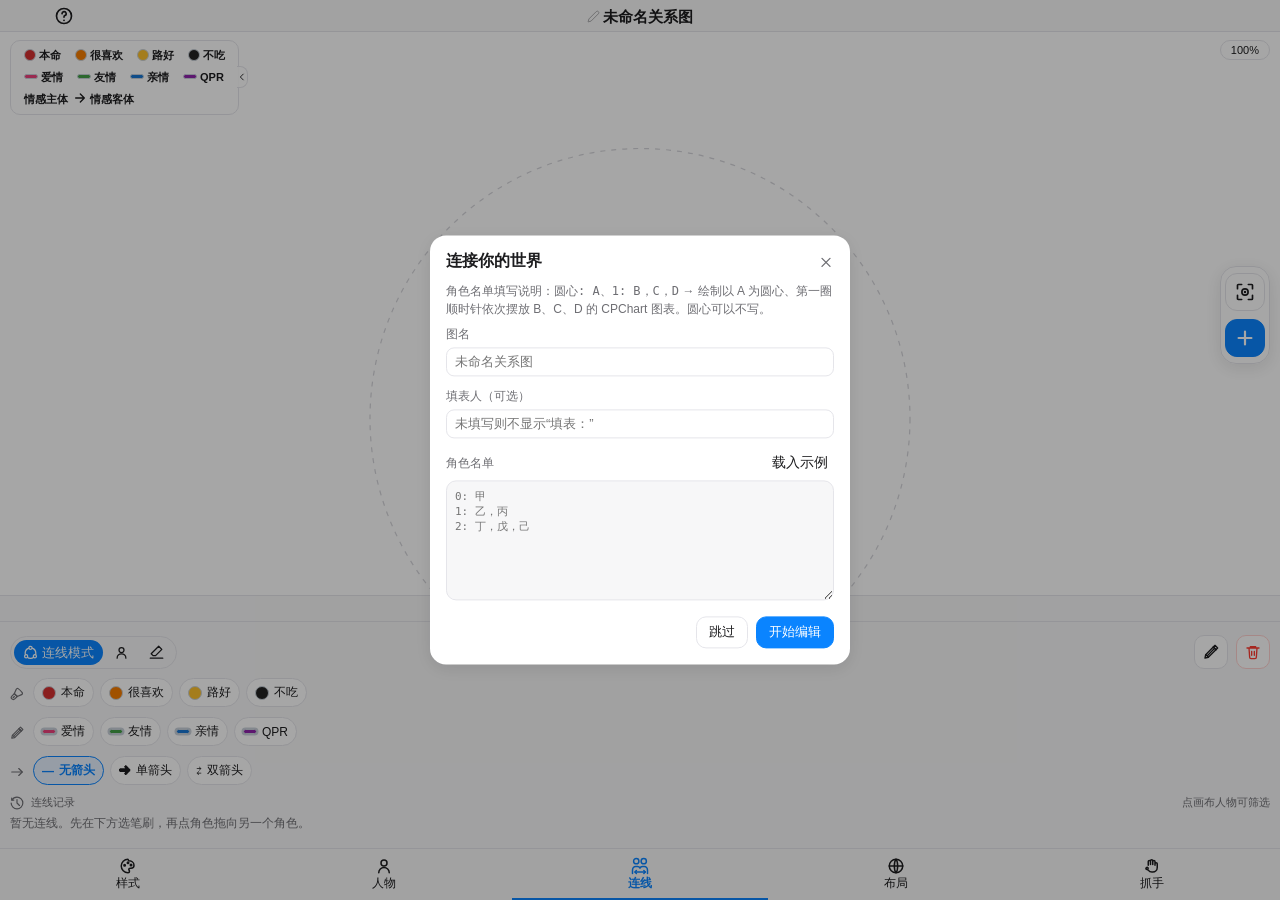
<file: index.html>
<!DOCTYPE html>
<html lang="zh-CN">
<head>
<meta charset="UTF-8">
<meta name="viewport" content="width=device-width, initial-scale=1.0, maximum-scale=1.0, user-scalable=no, viewport-fit=cover">
<title>CPchart - 人物关系连线图</title>
<link rel="stylesheet" href="css/app.css?v=v1.0.4">
</head>
<body>
<div id="app">
  <!-- 顶部全局操作栏（容器占用上方 10rem 点击区：此处只保留只读标题，按钮全部移入画布内悬浮组） -->
  <header id="topbar">
    <!-- 顶栏左槽（容器返回箭头右侧）：常态=帮助按钮；面板全开=返回画板(homeBtn) -->
    <button id="btnHelp" class="top-slot-btn" title="帮助" aria-label="帮助"><svg class="ic-svg" viewBox="0 0 24 24" fill="none" aria-hidden="true"><circle cx="12" cy="12" r="9" stroke="currentColor" stroke-width="2"/><path d="M9.6 9.2a2.5 2.5 0 1 1 3.4 2.3c-.6.3-1 .9-1 1.6v.4" stroke="currentColor" stroke-width="2" stroke-linecap="round"/><circle cx="12" cy="17.2" r="1.1" fill="currentColor"/></svg></button>
    <button id="homeBtn" class="top-slot-btn hidden" title="返回画板" aria-label="返回画板"><svg class="ic-svg" viewBox="0 0 48 48" fill="none" xmlns="http://www.w3.org/2000/svg"><path d="M9 18V42H39V18L24 6L9 18Z" fill="none" stroke="currentColor" stroke-width="4" stroke-linecap="round" stroke-linejoin="round"/><path d="M19 29V42H29V29H19Z" fill="none" stroke="currentColor" stroke-width="4" stroke-linejoin="round"/><path d="M9 42H39" stroke="currentColor" stroke-width="4" stroke-linecap="round"/></svg></button>
    <button id="titleBox" class="tb-title" title="点击修改图名/填表人" aria-label="修改图名或填表人">
      <svg class="tb-pen" viewBox="0 0 24 24" aria-hidden="true"><path d="M17 3a2.8 2.8 0 1 1 4 4L7.5 20.5 2 22l1.5-5.5Z" fill="none" stroke="currentColor" stroke-width="1.8" stroke-linejoin="round"/></svg>
      <span class="tb-txt">未命名关系图</span>
    </button>
  </header>

  <!-- 视图指示条（v0.14.9：右上角悬浮，只显示缩放百分比；操作提示文案已删） -->
  <div id="viewstrip">
    <span id="zoomLabel">100%</span>
  </div>

  <!-- 画布区 -->
  <div id="stage">
    <svg id="svg" width="100%" height="100%">
      <g id="vp">
        <rect id="bg" x="-20000" y="-20000" width="40000" height="40000" fill="#ffffff"></rect>
        <g id="orbitsG"></g>
        <g id="linksG"></g>
        <g id="ghostG"></g>
        <g id="nodesG"></g>
        <g id="overlayG"></g>
      </g>
    </svg>
    <!-- 画布左下角连线笔刷状态预览 -->
    <div id="brushPreview" class="hidden"></div>
    <!-- 画布内图例角标（右边缘一个小箭头可把图例收起来，省地方看画） -->
    <div id="legendChip">
      <div id="legendRows"></div>
      <button id="legendToggle" class="lg-toggle" aria-label="收起图例" title="收起 / 展开图例">
        <svg viewBox="0 0 24 24" fill="none" aria-hidden="true"><path d="M15 5L8 12l7 7" stroke="currentColor" stroke-width="2.2" stroke-linecap="round" stroke-linejoin="round"></path></svg>
      </button>
    </div>
    <!-- 布局模式：角色选中后的快捷操作条 -->
    <div id="nodeOps" class="hidden">
      <select id="opsRingSel"></select>
      <select id="opsSlotSel" class="hidden"></select>
      <button id="opsCenter" class="mini-btn icon-only" title="设为圆心"><img class="pm-star" src="assets/icons/star-line.svg" alt=""></button>
      <button id="opsDel" class="mini-btn danger icon-only" title="删除" aria-label="删除"><svg class="ic-svg" viewBox="0 0 48 48" fill="none" xmlns="http://www.w3.org/2000/svg"><path d="M9 10V44H39V10H9Z" fill="none" stroke="currentColor" stroke-width="4" stroke-linejoin="round"/><path d="M20 20V33" stroke="currentColor" stroke-width="4" stroke-linecap="round" stroke-linejoin="round"/><path d="M28 20V33" stroke="currentColor" stroke-width="4" stroke-linecap="round" stroke-linejoin="round"/><path d="M4 10H44" stroke="currentColor" stroke-width="4" stroke-linecap="round" stroke-linejoin="round"/><path d="M16 10L19.289 4H28.7771L32 10H16Z" fill="none" stroke="currentColor" stroke-width="4" stroke-linejoin="round"/></svg></button>
      <button id="opsClose" class="mini-btn icon-only" title="关闭" aria-label="关闭"><svg class="ic-svg" viewBox="0 0 24 24" fill="none" stroke="currentColor" stroke-width="2" stroke-linecap="round" stroke-linejoin="round"><path d="M6 6l12 12M18 6L6 18"/></svg></button>
    </div>
    <!-- 画布右侧悬浮工具组（避开顶部容器占用区；整组可拖动、松手吸附到边） -->
    <div id="floatTools">
      <!-- 定位坐标：圆心(第一圈中心)归位到画面正中 + 自动缩放显示全部轨道 -->
      <button id="btnRecenter" class="tb-btn" title="定位坐标：圆心归位，自动缩放">
        <svg width="20" height="20" viewBox="0 0 48 48" fill="none" aria-hidden="true">
          <path d="M16 6H8C6.9 6 6 6.9 6 8V16" stroke="currentColor" stroke-width="4" stroke-linecap="round" stroke-linejoin="round"/>
          <path d="M16 42H8C6.9 42 6 41.1 6 40V32" stroke="currentColor" stroke-width="4" stroke-linecap="round" stroke-linejoin="round"/>
          <path d="M32 42H40C41.1 42 42 41.1 42 40V32" stroke="currentColor" stroke-width="4" stroke-linecap="round" stroke-linejoin="round"/>
          <path d="M32 6H40C41.1 6 42 6.9 42 8V16" stroke="currentColor" stroke-width="4" stroke-linecap="round" stroke-linejoin="round"/>
          <circle cx="24" cy="24" r="7.5" stroke="currentColor" stroke-width="4"/>
          <circle cx="24" cy="24" r="3" fill="currentColor"/>
        </svg>
      </button>
      <!-- 径向主菜单触发钮：点击绽开一圈操作钮，自身旋转成 × -->
      <button id="btnMenu" class="tb-btn menu-fab" title="菜单" aria-label="菜单">
        <svg class="fab-plus" width="22" height="22" viewBox="0 0 24 24" fill="none" aria-hidden="true">
          <path d="M12 5v14M5 12h14" stroke="currentColor" stroke-width="2.4" stroke-linecap="round"/>
        </svg>
      </button>
    </div>
  </div>

  <!-- 底部二级面板三态把手（折叠/半开/全开）：只留中间短杠，单击循环、拖动跟手（上/下箭头已删） -->
  <div id="panelHead" data-state="half" role="button" tabindex="0" aria-label="面板把手（点击切换状态，拖动调整高度）">
    <span class="ph-pill" aria-hidden="true"></span>
  </div>

  <!-- 二级菜单面板 -->
  <section id="panel" class="panel"></section>

  <!-- 底部模式栏 -->
  <nav id="tabs">
    <button class="tab" data-tab="style"><svg class="ic-svg" viewBox="0 0 24 24" fill="none" stroke="currentColor" stroke-width="2" stroke-linecap="round" stroke-linejoin="round"><path d="M12 3a9 9 0 1 0 0 18c1.5 0 2-1 2-2 0-1.2-1-1.5-1-2.5s1-1.5 2-1.5h1a4 4 0 0 0 4-4c0-4.4-4-6-7-6z"/><circle cx="7.5" cy="11" r="1"/><circle cx="12" cy="7.5" r="1"/><circle cx="16" cy="10.5" r="1"/></svg>样式</button>
    <button class="tab" data-tab="person"><svg class="ic-svg" viewBox="0 0 24 24" fill="none" stroke="currentColor" stroke-width="2" stroke-linecap="round" stroke-linejoin="round"><circle cx="12" cy="8" r="4"/><path d="M5 21a7 7 0 0 1 14 0"/></svg>人物</button>
    <button class="tab" data-tab="link"><svg class="ic-svg" viewBox="0 0 48 48" fill="none" xmlns="http://www.w3.org/2000/svg"><path d="M14 18C17.866 18 21 14.866 21 11C21 7.13401 17.866 4 14 4C10.134 4 7 7.13401 7 11C7 14.866 10.134 18 14 18Z" fill="none" stroke="currentColor" stroke-width="4" stroke-linejoin="round"/><path d="M34 18C37.866 18 41 14.866 41 11C41 7.13401 37.866 4 34 4C30.134 4 27 7.13401 27 11C27 14.866 30.134 18 34 18Z" fill="none" stroke="currentColor" stroke-width="4" stroke-linejoin="round"/><path d="M4 44C4 43.1111 4 40.1111 4 35C4 29.4772 7.77023 25 12.4211 25C14.6667 25 16.3509 25 17.4737 25C21.5587 25 24.0001 29.0269 24.0001 29.0269" stroke="currentColor" stroke-width="4" stroke-linecap="round" stroke-linejoin="round"/><path d="M44 44C44 43.1111 44 40.1111 44 35C44 29.4772 40.1849 25 35.4788 25C33.2064 25 31.5022 25 30.366 25C26.4048 25 23.9922 29.0269 24 29.0269" stroke="currentColor" stroke-width="4" stroke-linecap="round" stroke-linejoin="round"/><path d="M11 40H38" stroke="currentColor" stroke-width="4" stroke-linecap="round" stroke-linejoin="round"/><path d="M34.2954 36.2583L35.535 37.5055L38.0141 39.9998L35.535 42.5613L34.2954 43.8421" stroke="currentColor" stroke-width="4" stroke-linecap="round" stroke-linejoin="round"/><path d="M14.3293 36.2321L13.0701 37.4857L10.5517 39.9928L13.0701 42.5415L14.3293 43.8159" stroke="currentColor" stroke-width="4" stroke-linecap="round" stroke-linejoin="round"/></svg>连线</button>
    <button class="tab" data-tab="layout"><svg class="ic-svg" viewBox="0 0 24 24" fill="none" stroke="currentColor" stroke-width="2" stroke-linecap="round" stroke-linejoin="round"><circle cx="12" cy="12" r="9"/><path d="M3 12h18M12 3c3 3.5 3 14.5 0 18M12 3c-3 3.5-3 14.5 0 18"/></svg>布局</button>
    <button class="tab" data-tab="hand"><svg class="ic-svg" viewBox="0 0 24 24" fill="none" stroke="currentColor" stroke-width="2" stroke-linecap="round" stroke-linejoin="round"><path d="M7 11V6a1.5 1.5 0 0 1 3 0v4M10 10V5a1.5 1.5 0 0 1 3 0v5M13 10V6a1.5 1.5 0 0 1 3 0v5M16 9a1.5 1.5 0 0 1 3 0v5a6 6 0 0 1-6 6h-1a6 6 0 0 1-5-2.6L4 16a1.5 1.5 0 0 1 2.5-1.6L7 15"/></svg>抓手</button>
  </nav>
</div>

<!-- 弹窗容器（菜单/文本/输入/确认） -->
<div id="modalRoot" class="hidden">
  <div id="modalMask"></div>
  <div id="modalBox"></div>
</div>

<!-- 径向主菜单（点击 + 号绽开一圈操作钮，围绕 + 号中心） -->
<div id="radialMenu" class="hidden" aria-hidden="true">
  <div class="radial-mask" id="radialMask"></div>
  <div class="radial-ring">
    <button class="radial-btn" data-act="undo" title="撤销" aria-label="撤销">
      <svg viewBox="0 0 24 24" fill="none" aria-hidden="true"><path d="M9 7 4 12l5 5" stroke="currentColor" stroke-width="2" stroke-linecap="round" stroke-linejoin="round"/><path d="M4 12h11a5 5 0 0 1 0 10h-3" stroke="currentColor" stroke-width="2" stroke-linecap="round" stroke-linejoin="round"/></svg>
    </button>
    <button class="radial-btn" data-act="redo" title="重做" aria-label="重做">
      <svg viewBox="0 0 24 24" fill="none" aria-hidden="true"><path d="M15 7l5 5-5 5" stroke="currentColor" stroke-width="2" stroke-linecap="round" stroke-linejoin="round"/><path d="M20 12H9a5 5 0 0 0 0 10h3" stroke="currentColor" stroke-width="2" stroke-linecap="round" stroke-linejoin="round"/></svg>
    </button>
    <button class="radial-btn" data-act="import" title="导入" aria-label="导入">
      <svg viewBox="0 0 24 24" fill="none" aria-hidden="true"><path d="M12 21V9" stroke="currentColor" stroke-width="2" stroke-linecap="round"/><path d="M7 14l5-5 5 5" stroke="currentColor" stroke-width="2" stroke-linecap="round" stroke-linejoin="round"/><path d="M4 5h16" stroke="currentColor" stroke-width="2" stroke-linecap="round"/></svg>
    </button>
    <button class="radial-btn" data-act="save" title="保存 / 导出" aria-label="保存 / 导出">
      <svg viewBox="0 0 24 24" fill="none" aria-hidden="true"><path d="M5 4h11l3 3v13H5z" stroke="currentColor" stroke-width="2" stroke-linejoin="round"/><path d="M8 4v5h7" stroke="currentColor" stroke-width="2" stroke-linejoin="round"/><path d="M8 14h8v6H8z" stroke="currentColor" stroke-width="2" stroke-linejoin="round"/></svg>
    </button>
    <button class="radial-btn" data-act="about" title="关于" aria-label="关于">
      <svg viewBox="0 0 24 24" fill="none" aria-hidden="true"><circle cx="12" cy="12" r="9" stroke="currentColor" stroke-width="2"/><path d="M12 11v5" stroke="currentColor" stroke-width="2" stroke-linecap="round"/><circle cx="12" cy="7.5" r="1.1" fill="currentColor"/></svg>
    </button>
  </div>
</div>

<!-- 二级菜单窗口（导入 / 保存，按钮带文字） -->
<div id="subMenuRoot" class="hidden">
  <div class="sub-mask" id="subMenuMask"></div>
  <div class="sub-box">
    <div class="sub-title" id="subMenuTitle"></div>
    <div class="sub-list" id="subMenuList"></div>
  </div>
</div>

  <!-- Toast -->
<div id="toast" class="hidden"></div>

<!-- 全屏(隐藏UI)退出按钮 -->
<button id="fullExit" class="hidden" title="退出全屏"><svg class="ic-svg" viewBox="0 0 24 24" fill="none" stroke="currentColor" stroke-width="2" stroke-linecap="round" stroke-linejoin="round"><path d="M6 6l12 12M18 6L6 18"/></svg></button>

<script src="js/util.js?v=v1.0.4"></script>
<script src="js/cpc-core.js?v=v1.0.4"></script>
<script src="js/cpc-dsl.js?v=v1.0.4"></script>
<script src="js/state.js?v=v1.0.4"></script>
<script src="js/render.js?v=v1.0.4"></script>
<script src="js/lzstring.js?v=v1.0.4"></script>
<script src="js/io.js?v=v1.0.4"></script>
<script src="js/i18n.js?v=v1.0.4"></script>
<script src="js/ui.js?v=v1.0.4"></script>
<script src="js/input.js?v=v1.0.4"></script>
<script src="js/main.js?v=v1.0.4"></script>
  <script src="js/iopc.js?v=v1.0.4"></script>
</body>
</html>
</file>
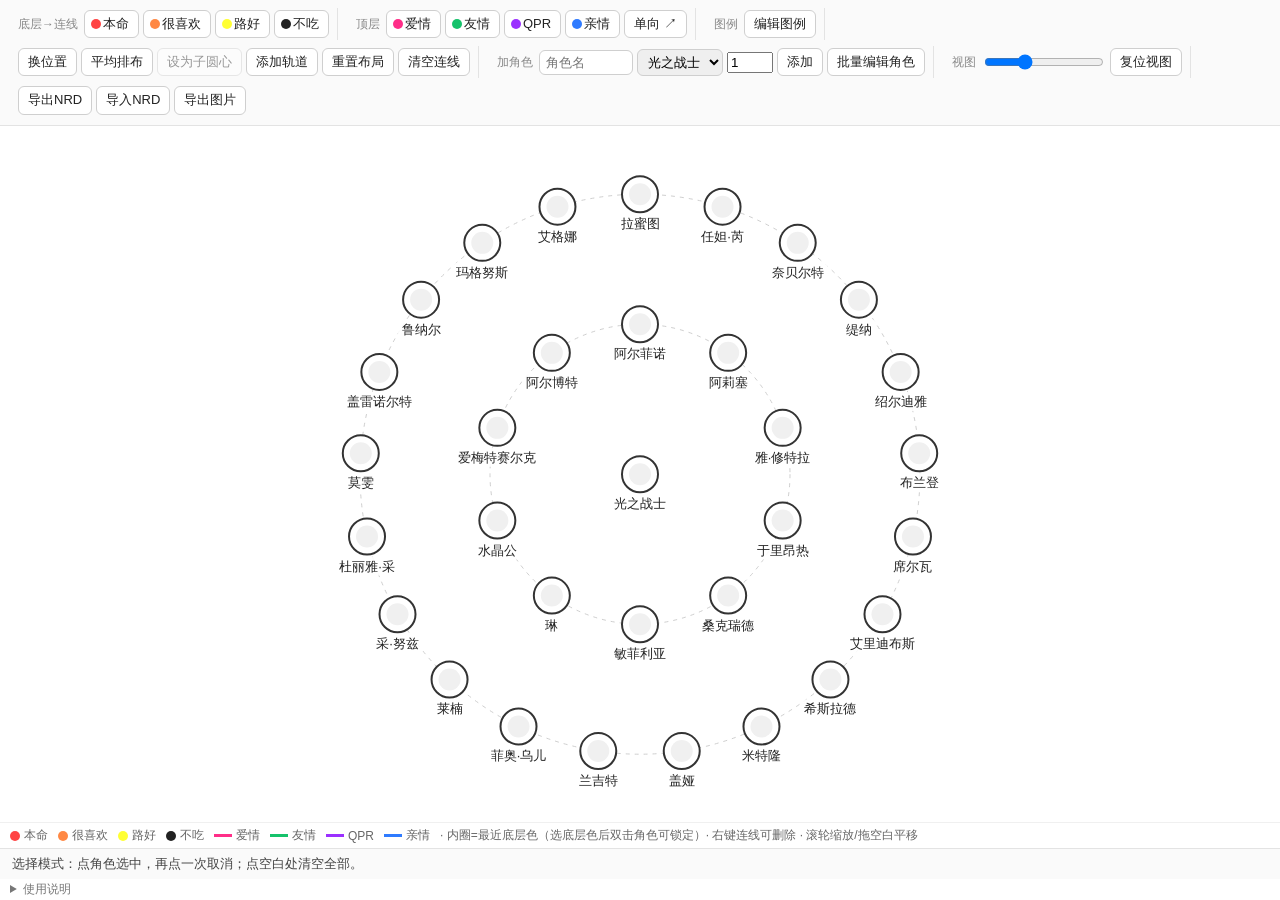
<file: HISTORY/5.0角色CP连线-PC版.html>
<!DOCTYPE html>
<html lang="zh-CN">
<head>
<meta charset="UTF-8">
<meta name="viewport" content="width=device-width, initial-scale=1.0">
<title>多圆心关系星图 · NRD 可视化</title>
<style>
  * { box-sizing: border-box; }
  html, body { margin: 0; height: 100%; font-family: "PingFang SC","Microsoft YaHei",sans-serif; color: #222; background: #fff; }
  #app { display: flex; flex-direction: column; height: 100vh; }
  #toolbar {
    padding: 8px 10px; border-bottom: 1px solid #e3e3e3; background: #fafafa;
    display: flex; flex-wrap: wrap; gap: 6px 10px; align-items: center; font-size: 13px;
  }
  .group { display: flex; gap: 4px; align-items: center; padding: 2px 8px; border-right: 1px solid #e3e3e3; }
  .group:last-child { border-right: none; }
  .group .label { color: #888; margin-right: 2px; font-size: 12px; }
  button {
    border: 1px solid #cfcfcf; background: #fff; color: #222; border-radius: 6px;
    padding: 4px 9px; cursor: pointer; font-size: 13px; line-height: 1.4;
  }
  button:hover { background: #f0f0f0; }
  button.active { outline: 2px solid #1a73e8; background: #e8f0fe; }
  button:disabled { opacity: .45; cursor: not-allowed; }
  .rel { position: relative; padding-left: 18px; }
  .rel::before { content:""; position:absolute; left:6px; top:50%; transform:translateY(-50%); width:10px; height:10px; border-radius:50%; background: var(--c); }
  input[type=text], select { border: 1px solid #cfcfcf; border-radius: 6px; padding: 4px 6px; font-size: 13px; }
  input[type=range] { width: 120px; }
  #stage { flex: 1; position: relative; overflow: hidden; background: #fff; }
  svg { width: 100%; height: 100%; display: block; cursor: grab; }
  svg.panning { cursor: grabbing; }
  .node text { font-size: 13px; fill: #222; pointer-events: none; user-select: none; }
  .node .outer { cursor: pointer; }
  #status {
    border-top: 1px solid #e3e3e3; background: #fafafa; padding: 6px 12px; font-size: 13px; color: #444;
    min-height: 20px;
  }
  .legend { display:flex; gap:10px; flex-wrap:wrap; font-size:12px; color:#666; padding:4px 10px; border-top:1px solid #f0f0f0; }
  .legend span { display:inline-flex; align-items:center; gap:4px; }
  .legend i { width:10px; height:10px; border-radius:50%; display:inline-block; }
  .legend b { width:18px; height:3px; display:inline-block; }
  details { font-size:12px; color:#777; padding:2px 10px; }
  summary { cursor: pointer; }
  .node .nameplate { pointer-events: none; }
  .overlay { position:fixed; inset:0; background:rgba(20,32,26,.26); display:flex; align-items:center; justify-content:center; z-index:50; }
  .overlay[hidden] { display:none; }
  .panel { background:#fff; border:1px solid #e3e3e3; border-radius:10px; padding:16px 18px;
           width:calc(100% - 48px); max-width:660px; max-height:86vh; overflow:auto; box-shadow:0 8px 28px rgba(20,40,30,.12); }
  .panel h3 { margin:0 0 4px; font-size:15px; font-weight:600; }
  .panel .hint { color:#888; font-size:12px; line-height:1.7; margin-bottom:10px; }
  .panel textarea { width:100%; height:300px; border:1px solid #cfcfcf; border-radius:6px;
                    padding:8px; font-size:13px; line-height:1.8; resize:vertical; font-family:inherit; }
  .legend-row { display:flex; align-items:center; gap:8px; padding:5px 0; border-bottom:1px solid #f2f2f2; }
  .legend-row .ltag { width:32px; color:#999; font-size:12px; }
  .legend-row .lname { width:96px; }
  .legend-row .lhex { width:84px; }
  .legend-row input[type=color] { width:34px; height:26px; padding:0; border:1px solid #cfcfcf; border-radius:4px; background:#fff; }
  .panel .actions { display:flex; gap:8px; justify-content:flex-end; margin-top:12px; }
  .panel .actions.between { justify-content:space-between; }
  button.primary { background:#edf6f1; border-color:#bfe0cd; }
</style>
</head>
<body>
<div id="app">
  <div id="toolbar">
    <div class="group">
      <span class="label">底层→连线</span>
      <button class="rel" data-bottom="red"    style="--c:#FF4444">本命</button>
      <button class="rel" data-bottom="orange" style="--c:#FF8844">很喜欢</button>
      <button class="rel" data-bottom="yellow" style="--c:#FFFF33">路好</button>
      <button class="rel" data-bottom="black"  style="--c:#222">不吃</button>
    </div>
    <div class="group">
      <span class="label">顶层</span>
      <button class="rel" data-top="pink"   style="--c:#ff2e88">爱情</button>
      <button class="rel" data-top="green"  style="--c:#15c26b">友情</button>
      <button class="rel" data-top="purple" style="--c:#9b30ff">QPR</button>
      <button class="rel" data-top="blue"   style="--c:#2f7bff">亲情</button>
      <button id="oneway">单向 ↗</button>
    </div>
    <div class="group">
      <span class="label">图例</span>
      <button id="legendBtn">编辑图例</button>
    </div>
    <div class="group">
      <button id="reposBtn">换位置</button>
      <button id="evenBtn">平均排布</button>
      <button id="subBtn" disabled>设为子圆心</button>
      <button id="addOrbitBtn">添加轨道</button>
      <button id="resetBtn">重置布局</button>
      <button id="clearLinksBtn">清空连线</button>
    </div>
    <div class="group">
      <span class="label">加角色</span>
      <input type="text" id="newName" placeholder="角色名" size="9">
      <select id="addCenter"></select>
      <input type="number" id="newRing" value="1" min="1" style="width:46px" title="圈层(从1起)">
      <button id="addNodeBtn">添加</button>
      <button id="rosterBtn">批量编辑角色</button>
    </div>
    <div class="group">
      <span class="label">视图</span>
      <input type="range" id="zoom" min="0.3" max="2.5" step="0.1" value="1">
      <button id="fitBtn">复位视图</button>
    </div>
    <div class="group">
      <button id="exportBtn">导出NRD</button>
      <button id="importBtn">导入NRD</button>
      <button id="exportPngBtn">导出图片</button>
      <input type="file" id="importFile" accept=".json,.nrd" style="display:none">
    </div>
  </div>

  <div id="stage">
    <svg id="svg">
      <g id="viewport">
        <rect id="bg" x="-6000" y="-6000" width="12000" height="12000" fill="#fff"></rect>
        <g id="orbitsG"></g>
        <g id="linksG"></g>
        <g id="ghostG"></g>
        <g id="nodesG"></g>
      </g>
    </svg>
  </div>

  <div class="legend" id="legendBar"></div>

  <div id="status">就绪：点击角色进行选择；点底层色进入连线模式。</div>

  <details>
    <summary>使用说明</summary>
    <div style="padding:6px 4px; line-height:1.7">
    · 角色即圆心：中心「光之战士」也是圆圈节点，名字在圆圈下方。<br>
    · 连线：选底层色、或顶层色、或两者都选 → 点起点 → 点终点；再点同一色退出；右键删线。<br>
    · 换位置：点「换位置」进入模式 → 拖动任意角色到目标处释放即固定；拖到其它圆心/轨道会自动归属过去（原轨道剔除并收拢）；点「平均排布」按当前落点顺序把该轨道角色均匀等分（空隙保留）。<br>
    · 选中一个角色点「设为子圆心」→ 以它为心生成第一圈轨道，可拖拽微调位置。<br>
    · 「添加轨道」给某圆心加一层更大的同心圆；「重置布局」还原默认排布。<br>
    · 缩放：滚轮缩放，或拖动顶部滑块；拖空白处平移画布。<br>
    · 内圈锁定：先点一个底层色，再双击角色 → 内圈固定成该色；再双击一次解除，恢复跟随连线。<br>
    · 「批量编辑角色」：用文本一次性替换全部角色，@开头为圆心，其后每行一圈（由内到外），逗号分隔，第一个在正上方。<br>
    · 「编辑图例」：改名字 / 颜色 / 实线虚线，立即对所有已画好的连线生效。
    </div>
  </details>

  <div class="overlay" id="rosterOverlay" hidden>
    <div class="panel">
      <h3>批量编辑角色</h3>
      <div class="hint">
        · <b>@</b> 开头的一行 = 圆心名（圆心自己就是中心那个圆，不占圈行）。<br>
        · 其后<b>每一行 = 一圈</b>，按从第 1 圈（最内）往外排列；角色名用逗号分隔（中英文逗号均可），<b>有序</b>：第 1 个落在正上方，之后顺时针排开，应用后自动等分。<br>
        · <b>空行 = 这一圈没有角色</b>。多个圆心就写多段 @xxx。<br>
        · 应用 = <b>全量替换</b>当前所有角色（同名的连线会按名字接回）。
      </div>
      <textarea id="rosterText" spellcheck="false"></textarea>
      <div class="actions between">
        <button id="rosterReset">恢复默认角色</button>
        <span>
          <button id="rosterCancel">取消</button>
          <button id="rosterApply" class="primary">应用</button>
        </span>
      </div>
    </div>
  </div>

  <div class="overlay" id="legendOverlay" hidden>
    <div class="panel">
      <h3>编辑图例</h3>
      <div class="hint">改名、换色、切换实线 / 虚线后立即生效，该类已画好的连线会同步变化。</div>
      <div id="legendEditList"></div>
      <div class="actions between">
        <button id="legendReset">恢复默认图例</button>
        <button id="legendClose" class="primary">完成</button>
      </div>
    </div>
  </div>
</div>

<script>
"use strict";
//============ 常量 ============
const BOTTOM = { red:"#FF4444", orange:"#FF8844", yellow:"#FFFF33", black:"#222222" };
const BOTTOM_NAME = { red:"本命", orange:"很喜欢", yellow:"路好", black:"不吃" };
const TOP = { pink:"#ff2e88", green:"#15c26b", purple:"#9b30ff", blue:"#2f7bff" };
const TOP_NAME = { pink:"爱情", green:"友情", purple:"QPR", blue:"亲情" };
const BOTTOM_DASH = { red:"solid", orange:"solid", yellow:"solid", black:"solid" };
const TOP_DASH = { pink:"solid", green:"solid", purple:"solid", blue:"solid" };
// 图例默认值快照（用于「恢复默认图例」）
const DEF_BOTTOM = Object.assign({}, BOTTOM), DEF_BOTTOM_NAME = Object.assign({}, BOTTOM_NAME);
const DEF_TOP = Object.assign({}, TOP), DEF_TOP_NAME = Object.assign({}, TOP_NAME);
const NODE_R = 18, INNER_R = 11;
const INC_MAIN = 120, INC_SUB = 70;
const SVG_NS = "http://www.w3.org/2000/svg";
// 本地存储 key（角色名单 / 图例样式 / 内圈锁定色）
const LS_ROSTER = "nrd5.roster", LS_STYLE = "nrd5.style", LS_NODECC = "nrd5.nodecc";

//============ 默认角色名单（文本即数据，与批量编辑器同一格式）============
const DEFAULT_ROSTER_TEXT = [
  "@光之战士",
  "阿尔菲诺, 阿莉塞, 雅·修特拉, 于里昂热, 桑克瑞德, 敏菲利亚, 琳, 水晶公, 爱梅特赛尔克, 阿尔博特",
  "拉蜜图, 任妲·芮, 奈贝尔特, 缇纳, 绍尔迪雅, 布兰登, 席尔瓦, 艾里迪布斯, 希斯拉德, 米特隆, 盖娅, 兰吉特, 菲奥·乌儿, 莱楠, 采·努兹, 杜丽雅·采, 莫雯, 盖雷诺尔特, 鲁纳尔, 玛格努斯, 艾格娜"
].join("\n");

//============ 状态 ============
let centers = {};      // id -> {id,name,x,y,isMain,nodeId,ringRadii:[]}
let nodes = [];         // {id,name,centerId,ring,index,x,y,lastBottom}
let links = [];         // {id,source,target,bottom,top,oneway}
let nextId = 0;
let selection = [];     // node ids
let activeBottom = null, activeTop = null, oneway = false, linkSource = null;
let repositionMode = false, activeOrbit = null;
let dragGhost = null;   // 拖动时的轨道吸附预览位置
const view = { s:1, tx:0, ty:0 };

//============ 工具 ============
const clamp = (v,a,b)=>Math.max(a,Math.min(b,v));
function lsGet(k){ try{ return localStorage.getItem(k); }catch(e){ return null; } }
function lsSet(k,v){ try{ localStorage.setItem(k,v); }catch(e){} }
function safeColor(v){ return (typeof v==="string" && /^#[0-9a-fA-F]{6}$/.test(v)) ? v : null; }
const centerById = id => centers[id];
function nodeById(id){ return nodes.find(n=>n.id===id); }
function centerOfNode(id){ for(const c in centers) if(centers[c].nodeId===id) return centers[c]; return null; }
function countOnRing(centerId, ring){
  return nodes.filter(n=>n.centerId===centerId && n.ring===ring).length;
}
function slotPos(node){
  const c = centerById(node.centerId);
  if(node.ring===0) return {x:c.x, y:c.y};
  const r = c.ringRadii[node.ring-1];
  const count = Math.max(1, countOnRing(node.centerId, node.ring));
  const ang = -Math.PI/2 + node.index * 2*Math.PI/count;
  return { x: c.x + r*Math.cos(ang), y: c.y + r*Math.sin(ang) };
}
function recompute(){
  for(const id in centers){ if(centers[id].isMain){ centers[id].x=0; centers[id].y=0; } }
  for(const n of nodes){
    const c = centerOfNode(n.id);
    if(c){ n.x=c.x; n.y=c.y; }
    else if(n.pin){ n.x=n.pin.x; n.y=n.pin.y; }
    else { const p=slotPos(n); n.x=p.x; n.y=p.y; }
  }
}
function syncAllCenters(){ // 重置时让子圆心回到父轨道原位
  for(const id in centers){
    const c=centers[id];
    if(c.isMain){ c.x=0; c.y=0; }
    else { const n=nodeById(c.nodeId); const p=slotPos(n); c.x=p.x; c.y=p.y; }
  }
}
// 落点吸附：返回距离最近的「圆心 + 轨道(ring≥1)」
function nearestOrbit(x,y){
  let best=null, bestErr=Infinity;
  for(const id in centers){
    const c=centers[id];
    const d=Math.hypot(x-c.x, y-c.y);
    for(let r=1;r<=c.ringRadii.length;r++){
      const err=Math.abs(d - c.ringRadii[r-1]);
      if(err<bestErr){ bestErr=err; best={centerId:id, ring:r}; }
    }
  }
  return best || {centerId:"main", ring:1};
}
// 吸附落点：复用 nearestOrbit 找到最近的「圆心+轨道」，再取该轨道半径 + 鼠标方向的角度
function snapToOrbit(x,y){
  const near=nearestOrbit(x,y);
  const c=centerById(near.centerId);
  if(!c) return {x,y,centerId:near.centerId,ring:near.ring};
  const r=c.ringRadii[near.ring-1];
  if(!r) return {x,y,centerId:near.centerId,ring:near.ring};
  const dx=x-c.x, dy=y-c.y;
  const ang = (dx===0 && dy===0) ? -Math.PI/2 : Math.atan2(dy,dx);
  return { x:c.x+r*Math.cos(ang), y:c.y+r*Math.sin(ang), centerId:near.centerId, ring:near.ring };
}
// 重排某轨道的索引（按当前角度），清掉空洞、自动收拢
function repackIndices(centerId, ring){
  if(ring===0) return;
  const c=centers[centerId]; if(!c) return;
  const list=nodes.filter(n=>n.centerId===centerId && n.ring===ring);
  list.sort((a,b)=>Math.atan2(a.y-c.y,a.x-c.x)-Math.atan2(b.y-c.y,b.x-c.x));
  list.forEach((n,i)=>{ n.index=i; });
}
// 把节点迁移到新轨道，并收拢新旧两条轨道
function reassignOrbit(node, centerId, ring){
  const oldC=node.centerId, oldR=node.ring;
  // 先把受影响轨道的其它节点「锁死」在当前坐标：repack 只重排 index（供平均排布/重置用），
  // 但不移动任何人的角度 —— 否则拖一个角色整条轨道都会被对齐。
  for(const n of nodes){
    if((n.centerId===oldC && n.ring===oldR) || (n.centerId===centerId && n.ring===ring)){
      if(n!==node && !n.pin) n.pin={x:n.x, y:n.y};
    }
  }
  node.centerId=centerId; node.ring=ring;
  repackIndices(oldC, oldR);    // 原轨道剔除（index 收拢，视觉因 pin 不动）
  repackIndices(centerId, ring); // 新轨道纳入（index 收拢，视觉因 pin 不动）
  node.pin={x:node.x, y:node.y}; // 被拖节点固定到释放落点
}

//============ 角色名单：文本 ⇄ 数据 ============
// 文本 → 分段：[{name, rings:["A, B", ...]}, ...]（rings 第 0 项 = 第 1 圈）
function parseRoster(text){
  const lines=String(text==null?"":text).replace(/\r\n?/g,"\n").split("\n");
  const secs=[]; let cur=null;
  for(const ln of lines){
    const t=ln.trim();
    if(t.charAt(0)==="@" || t.charAt(0)==="＠"){
      const nm=t.slice(1).trim(); if(!nm) continue;
      cur={name:nm, rings:[]}; secs.push(cur);
    } else if(cur){ cur.rings.push(t); }
  }
  // 圆心段落末尾的空行只是段落分隔，不算空圈；段内空行才算「这一圈没人」
  for(const s of secs){ while(s.rings.length && s.rings[s.rings.length-1]==="") s.rings.pop(); }
  return secs;
}
function radiiFor(isMain, n){
  const base = isMain?150:INC_SUB, step = isMain?130:INC_SUB, arr=[];
  for(let i=0;i<Math.max(1,n);i++) arr.push(base+step*i);
  return arr;
}
// 数据 → 文本（与批量编辑器打开时的预填格式一致）
function serializeRoster(){
  const ids=Object.keys(centers).sort((a,b)=>(centers[b].isMain?1:0)-(centers[a].isMain?1:0));
  const out=[];
  for(const id of ids){
    const c=centers[id]; if(!c) continue;
    out.push("@"+c.name);
    for(let r=1;r<=c.ringRadii.length;r++){
      const list=nodes.filter(n=>n.centerId===id && n.ring===r).sort((a,b)=>a.index-b.index);
      out.push(list.map(n=>n.name).join(", "));
    }
    out.push("");
  }
  while(out.length && out[out.length-1]==="") out.pop();
  return out.join("\n");
}
function persistRoster(){ lsSet(LS_ROSTER, serializeRoster()); }
// 全量替换：按文本重建圆心 / 圈层 / 角色
function applyRoster(text){
  // 先按名字记下已有连线，重建后再按名字接回（避免整体重做时全部丢失）
  const kept=[];
  for(const k of links){
    const a=nodeById(k.source), b=nodeById(k.target);
    if(a&&b) kept.push({s:a.name, t:b.name, bottom:k.bottom, top:k.top, oneway:!!k.oneway});
  }
  const secs=parseRoster(text);
  if(!secs.length) secs.push({name:"光之战士", rings:[]});
  centers={}; nodes=[]; links=[]; selection=[]; nextId=0; linkSource=null; activeOrbit=null;
  const mk=(name,centerId,ring,index)=>({id:"n"+(nextId++),name,centerId,ring,index,x:0,y:0,lastBottom:null,cc:null});
  for(let i=0;i<secs.length;i++){
    const s=secs[i];
    let centerId;
    if(i===0){
      centerId="main";
      const mainNodeId="n"+(nextId++);
      nodes.push({id:mainNodeId,name:s.name,centerId,ring:0,index:0,x:0,y:0,lastBottom:null,cc:null});
      centers[centerId]={id:centerId,name:s.name,x:0,y:0,isMain:true,nodeId:mainNodeId,ringRadii:radiiFor(true,s.rings.length)};
    } else {
      // 已有同名角色就升为子圆心，否则先在最内圈建出这个角色
      let n=nodes.find(x=>x.name===s.name);
      if(!n){ n=mk(s.name,"main",1,countOnRing("main",1)); nodes.push(n); }
      centerId="sub_"+n.id;
      const p=slotPos(n);
      centers[centerId]={id:centerId,name:s.name,x:p.x,y:p.y,isMain:false,nodeId:n.id,ringRadii:radiiFor(false,s.rings.length)};
    }
    for(let ri=0;ri<s.rings.length;ri++){
      const names=s.rings[ri].split(/[,，]/).map(x=>x.trim()).filter(Boolean);
      for(let ni=0;ni<names.length;ni++) nodes.push(mk(names[ni],centerId,ri+1,ni));
    }
  }
  recompute();
  const byName=Object.create(null);   // 避免角色名撞上 __proto__ 之类的原型键
  for(const n of nodes){ if(!(n.name in byName)) byName[n.name]=n.id; }
  for(const k of kept){
    if(byName[k.s] && byName[k.t]){
      links.push({id:"l"+(nextId++)+Math.random().toString(36).slice(2,6),
                  source:byName[k.s], target:byName[k.t], bottom:k.bottom, top:k.top, oneway:k.oneway});
    }
  }
  recomputeLastBottom();
  updateCenterSelects();
  render(); refreshStatus();
}
function buildDefault(){
  applyRoster(lsGet(LS_ROSTER) || DEFAULT_ROSTER_TEXT);
}

//============ 渲染 ============
const svg = document.getElementById("svg");
const viewport = document.getElementById("viewport");
const orbitsG = document.getElementById("orbitsG");
const linksG = document.getElementById("linksG");
const nodesG = document.getElementById("nodesG");
const ghostG = document.getElementById("ghostG");

function applyView(){ viewport.setAttribute("transform", `translate(${view.tx},${view.ty}) scale(${view.s})`); }

function render(){
  // 轨道虚线
  let o="";
  for(const id in centers){
    const c=centers[id];
    for(const r of c.ringRadii){
      o += `<circle cx="${c.x}" cy="${c.y}" r="${r}" fill="none" stroke="#cfcfcf" stroke-width="1" stroke-dasharray="4 5"></circle>`;
    }
  }
  orbitsG.innerHTML = o;

  // 连线
  let l="";
  for(const k of links){
    const a=nodeById(k.source), b=nodeById(k.target);
    if(!a||!b) continue;
    // 底层粗线（无底层、仅顶层时画浅灰底衬，保证可见与可点）
    if(k.bottom){
      const bx=BOTTOM[k.bottom]||"#222";
      const bd=dashOf("bottom",k.bottom);
      l += `<line x1="${a.x}" y1="${a.y}" x2="${b.x}" y2="${b.y}" ${bd?`stroke-dasharray="${bd}" `:""}stroke="${bx}" stroke-width="12" stroke-linecap="round" opacity="0.9"></line>`;
    } else if(k.top){
      l += `<line x1="${a.x}" y1="${a.y}" x2="${b.x}" y2="${b.y}" stroke="#d9d9d9" stroke-width="6" stroke-linecap="round"></line>`;
    }
    // 顶层细线
    if(k.top){
      const tx2=TOP[k.top]||"#555";
      const td=dashOf("top",k.top);
      l += `<line x1="${a.x}" y1="${a.y}" x2="${b.x}" y2="${b.y}" ${td?`stroke-dasharray="${td}" `:""}stroke="${tx2}" stroke-width="2" stroke-linecap="round"></line>`;
    }
    // 箭头
    if(k.oneway){
      const ang=Math.atan2(b.y-a.y, b.x-a.x);
      const tipx=b.x-NODE_R*Math.cos(ang), tipy=b.y-NODE_R*Math.sin(ang);
      const back=12, wid=7;
      const bx2=tipx-back*Math.cos(ang), by2=tipy-back*Math.sin(ang);
      const px=-Math.sin(ang)*wid, py=Math.cos(ang)*wid;
      const col = k.top ? (TOP[k.top]||"#555") : "#555";
      l += `<polygon points="${tipx},${tipy} ${bx2+px},${by2+py} ${bx2-px},${by2-py}" fill="${col}"></polygon>`;
    }
    // 透明命中区（用于右键删除）
    l += `<line class="hit" data-link="${k.id}" x1="${a.x}" y1="${a.y}" x2="${b.x}" y2="${b.y}" stroke="transparent" stroke-width="16"></line>`;
  }
  linksG.innerHTML = l;

  // 节点
  let nd="";
  for(const n of nodes){
    const sel = selection.includes(n.id);
    const isSrc = linkSource===n.id;
    // 内圈色优先级：cc（双击锁定）> lastBottom（最近连线）> 默认灰
    const inner = n.cc ? (BOTTOM[n.cc]||"#eee") : (n.lastBottom ? (BOTTOM[n.lastBottom]||"#eee") : "#f0f0f0");
    const stroke = isSrc ? "#f57c00" : (sel ? "#1a73e8" : "#333");
    const sw = (isSrc||sel) ? 3 : 2;
    nd += `<g class="node" data-node="${n.id}" transform="translate(${n.x},${n.y})">
      <circle class="outer" r="${NODE_R}" fill="#fff" stroke="${stroke}" stroke-width="${sw}"></circle>
      <circle r="${INNER_R}" fill="${inner}"></circle>
      <text y="${NODE_R+16}" text-anchor="middle">${escapeXml(n.name)}</text>
    </g>`;
  }
  nodesG.innerHTML = nd;
  addNamePlates();

  // 拖动时的吸附预览圆（半透明影子，始终落在最近轨道上）
  let gh="";
  if(dragGhost){
    gh = `<g class="ghost" opacity="0.4" pointer-events="none">
      <circle cx="${dragGhost.x}" cy="${dragGhost.y}" r="${NODE_R}" fill="#fff" stroke="#333" stroke-width="2"></circle>
      <circle cx="${dragGhost.x}" cy="${dragGhost.y}" r="${INNER_R}" fill="#f0f0f0"></circle>
    </g>`;
  }
  ghostG.innerHTML = gh;

  // 更新按钮可用
  document.getElementById("subBtn").disabled = selection.length!==1 || !!centerOfNode(selection[0]);
  refreshButtons(); // 高亮全部从状态变量推导，单一真相源
}
function escapeXml(s){ return s.replace(/[<>&'"]/g, c=>({"<":"&lt;",">":"&gt;","&":"&amp;","'":"&apos;",'"':"&quot;"}[c])); }
// 名字底纹：用 getBBox 量真实宽高（中英文混排也准），在 text 前垫一块白底
function addNamePlates(){
  const gs=nodesG.querySelectorAll(".node");
  for(const g of gs){
    const t=g.querySelector("text"); if(!t) continue;
    let bb=null;
    try{ bb=t.getBBox(); }catch(err){ bb=null; }
    if(!bb || !bb.width || !bb.height) continue;
    const r=document.createElementNS(SVG_NS,"rect");
    r.setAttribute("class","nameplate");
    r.setAttribute("x", bb.x-4);        r.setAttribute("y", bb.y-2);
    r.setAttribute("width", bb.width+8); r.setAttribute("height", bb.height+4);
    r.setAttribute("rx", 3);
    r.setAttribute("fill", "#ffffff"); r.setAttribute("opacity", "0.88");
    g.insertBefore(r, t);
  }
}

//============ 按钮高亮（单一真相源：全部由状态变量推导）============
function refreshButtons(){
  document.querySelectorAll("[data-bottom]").forEach(b=>b.classList.toggle("active", activeBottom===b.getAttribute("data-bottom")));
  document.querySelectorAll("[data-top]").forEach(b=>b.classList.toggle("active", activeTop===b.getAttribute("data-top")));
  document.getElementById("oneway").classList.toggle("active", oneway);
  document.getElementById("reposBtn").classList.toggle("active", repositionMode);
}

//============ 图例样式：名字 / 颜色 / 线型（全局生效）============
function dashOf(kind,key){
  const d=(kind==="bottom"?BOTTOM_DASH:TOP_DASH)[key];
  if(d!=="dashed") return null;
  return kind==="bottom" ? "16 10" : "8 6";
}
function styleMap(kind){
  return kind==="bottom"
    ? { c:BOTTOM, n:BOTTOM_NAME, d:BOTTOM_DASH, dc:DEF_BOTTOM, dn:DEF_BOTTOM_NAME }
    : { c:TOP,    n:TOP_NAME,    d:TOP_DASH,    dc:DEF_TOP,    dn:DEF_TOP_NAME };
}
function styleSnapshot(){
  const s={ bottom:{}, top:{} };
  for(const kind of ["bottom","top"]){
    const m=styleMap(kind);
    for(const k in m.c) s[kind][k]={color:m.c[k], name:m.n[k], dash:m.d[k]};
  }
  return s;
}
function applyStyleSnapshot(s){
  if(!s || typeof s!=="object") return;
  for(const kind of ["bottom","top"]){
    const src=s[kind]; if(!src || typeof src!=="object") continue;
    const m=styleMap(kind);
    for(const k in m.c){
      const it=src[k]; if(!it) continue;
      const col=safeColor(it.color);
      if(col) m.c[k]=col;
      if(typeof it.name==="string" && it.name.trim()) m.n[k]=it.name.trim();
      if(it.dash==="dashed" || it.dash==="solid") m.d[k]=it.dash;
    }
  }
}
function saveStyle(){ lsSet(LS_STYLE, JSON.stringify(styleSnapshot())); }
function loadStyle(){
  let s=null;
  try{ s=JSON.parse(lsGet(LS_STYLE)||"null"); }catch(e){ s=null; }
  if(s) applyStyleSnapshot(s);
}
// 顶部按钮 + 底部图例栏：全部从样式常量实时推导
function refreshLegend(){
  document.querySelectorAll("[data-bottom]").forEach(b=>{
    const k=b.getAttribute("data-bottom");
    b.style.setProperty("--c", safeColor(BOTTOM[k])||"#222222");
    b.textContent = BOTTOM_NAME[k]||k;
  });
  document.querySelectorAll("[data-top]").forEach(b=>{
    const k=b.getAttribute("data-top");
    b.style.setProperty("--c", safeColor(TOP[k])||"#555555");
    b.textContent = TOP_NAME[k]||k;
  });
  let h="";
  for(const k in BOTTOM) h+=`<span><i style="background:${safeColor(BOTTOM[k])||"#222222"}"></i>${escapeXml(BOTTOM_NAME[k]||k)}</span>`;
  for(const k in TOP){
    const bg = dashOf("top",k)
      ? `background:repeating-linear-gradient(90deg, ${safeColor(TOP[k])||"#555555"} 0 5px, transparent 5px 9px)`
      : `background:${safeColor(TOP[k])||"#555555"}`;
    h+=`<span><b style="${bg}"></b>${escapeXml(TOP_NAME[k]||k)}</span>`;
  }
  h+=`<span>· 内圈=最近底层色（选底层色后双击角色可锁定）· 右键连线可删除 · 滚轮缩放/拖空白平移</span>`;
  document.getElementById("legendBar").innerHTML=h;
}
// 图例编辑面板
const LEGEND_KINDS = ["bottom","top"];
function legendRowAt(box, kind, key){
  let i=0;
  for(const kd of LEGEND_KINDS){
    const m=styleMap(kd);
    for(const k in m.c){ if(kd===kind && k===key) return box.querySelectorAll(".legend-row")[i]; i++; }
  }
  return null;
}
function syncLegendEditor(skipRow){
  const box=document.getElementById("legendEditList"); if(!box) return;
  for(const kind of LEGEND_KINDS){
    const m=styleMap(kind);
    for(const k in m.c){
      const row=legendRowAt(box,kind,k); if(!row || row===skipRow) continue;
      const c=safeColor(m.c[k])||"#000000";
      row.querySelector(".lname").value=m.n[k]||k;
      row.querySelector(".lcolor").value=c;
      row.querySelector(".lhex").value=c.toUpperCase();
      row.querySelector(".ldash").value=m.d[k]==="dashed"?"dashed":"solid";
    }
  }
}
function buildLegendEditor(){
  const box=document.getElementById("legendEditList"); box.innerHTML="";
  for(const kind of LEGEND_KINDS){
    const m=styleMap(kind);
    for(const k in m.c){
      const row=document.createElement("div"); row.className="legend-row";
      row.innerHTML =
        `<span class="ltag">${kind==="bottom"?"底层":"顶层"}</span>` +
        `<input type="text" class="lname" spellcheck="false">` +
        `<input type="color" class="lcolor">` +
        `<input type="text" class="lhex" spellcheck="false" maxlength="7">` +
        `<select class="ldash"><option value="solid">实线</option><option value="dashed">虚线</option></select>`;
      const nm=row.querySelector(".lname"), co=row.querySelector(".lcolor"), hx=row.querySelector(".lhex"), da=row.querySelector(".ldash");
      const commit=()=>{ saveStyle(); refreshLegend(); syncLegendEditor(row); render(); refreshStatus(); };
      nm.addEventListener("input", ()=>{ m.n[k]=nm.value.trim()||m.dn[k]||k; commit(); });
      co.addEventListener("input", ()=>{ m.c[k]=co.value; hx.value=co.value.toUpperCase(); commit(); });
      hx.addEventListener("input", ()=>{ const v=safeColor(hx.value.trim()); if(v){ m.c[k]=v; co.value=v; commit(); } });
      da.addEventListener("change", ()=>{ m.d[k]=da.value; commit(); });
      box.appendChild(row);
    }
  }
  syncLegendEditor(null);
}
function openLegendEditor(){
  buildLegendEditor();
  document.getElementById("legendOverlay").hidden=false;
}
function restoreDefaultStyle(){
  for(const kind of LEGEND_KINDS){
    const m=styleMap(kind);
    for(const k in m.dc){ m.c[k]=m.dc[k]; m.n[k]=m.dn[k]; m.d[k]="solid"; }
  }
  saveStyle(); refreshLegend(); syncLegendEditor(null); render(); refreshStatus();
}

//============ 状态栏 ============
function setStatus(m){ document.getElementById("status").textContent = m; }
function refreshStatus(){
  if(repositionMode){
    setStatus("换位置模式：拖动任意角色到目标处释放即固定；点「平均排布」按当前落点顺序把该轨道角色均匀等分（空隙保留）。再点「换位置」退出。");
  } else if(activeBottom||activeTop){
    const b=activeBottom?BOTTOM_NAME[activeBottom]:"（无底层）";
    const t=activeTop?("+"+TOP_NAME[activeTop]):"";
    setStatus(`连线模式：${b}${t}${oneway?"（单向）":""} — ${linkSource?"已选起点，请点终点":"请点起点角色（再点同色退出）"}`);
  } else if(selection.length===0){
    setStatus("选择模式：点角色选中，再点一次取消；点空白处清空全部。");
  } else if(selection.length===1){
    setStatus("已选 1 个角色：可「设为子圆心」。再点它可取消。");
  } else {
    setStatus(`已选 ${selection.length} 个角色：可「设为子圆心」(取首个)。再点可取消。`);
  }
}

//============ 交互：选择 / 连线 ============
nodesG.addEventListener("click", e=>{
  const g = e.target.closest(".node"); if(!g) return;
  if(suppressClick) return;
  const id = g.getAttribute("data-node");
  if(activeBottom||activeTop){ handleLinkClick(id); }
  else { toggleSelect(id); }
});
function toggleSelect(id){
  const i = selection.indexOf(id);
  if(i>=0) selection.splice(i,1); else selection.push(id);
  render(); refreshStatus();
}
function handleLinkClick(id){
  if(linkSource===null){ linkSource=id; render(); refreshStatus(); }
  else {
    if(linkSource!==id) createLink(linkSource, id);
    linkSource=null; render(); refreshStatus();
  }
}
function createLink(s,t){
  const link={ id:"l"+(Date.now())+Math.floor(Math.random()*1000), source:s, target:t,
               bottom:activeBottom, top:activeTop, oneway:oneway };
  links.push(link);
  const a=nodeById(s), b=nodeById(t);
  if(a && !a.cc) a.lastBottom=activeBottom;   // 已锁定内圈的节点不跟随连线
  if(b && !b.cc) b.lastBottom=activeBottom;
  render();
}
// 右键删除连线
linksG.addEventListener("contextmenu", e=>{
  const ln = e.target.closest(".hit"); if(!ln) return;
  e.preventDefault();
  const id = ln.getAttribute("data-link");
  links = links.filter(k=>k.id!==id);
  recomputeLastBottom(); render(); refreshStatus();
});
function recomputeLastBottom(){
  // 有 cc（双击锁定）的节点不参与自动重算，否则锁定色会被连线冲掉
  for(const n of nodes) if(!n.cc) n.lastBottom=null;
  for(const k of links){
    const a=nodeById(k.source), b=nodeById(k.target);
    if(a && !a.cc) a.lastBottom=k.bottom;
    if(b && !b.cc) b.lastBottom=k.bottom;
  }
}
// 内圈锁定色的持久化（按节点 id）
function saveNodeCC(){
  const m={}; for(const n of nodes) if(n.cc) m[n.id]=n.cc;
  lsSet(LS_NODECC, JSON.stringify(m));
}
function loadNodeCC(){
  let m=null;
  try{ m=JSON.parse(lsGet(LS_NODECC)||"null"); }catch(e){ m=null; }
  if(!m || typeof m!=="object") return;
  for(const n of nodes){ const v=m[n.id]; if(v && BOTTOM[v]) n.cc=v; }
}
// 双击角色：锁定 / 解除内圈颜色（需先选中一个底层色）
document.addEventListener("dblclick", e=>{
  const at = document.elementFromPoint(e.clientX, e.clientY);
  const g = (at && at.closest && at.closest(".node")) || (e.target && e.target.closest && e.target.closest(".node"));
  if(!g) return;
  const n = nodeById(g.getAttribute("data-node")); if(!n) return;
  linkSource = null;   // 撤销本次双击里第一次 click 设置的连线起点，避免状态栏残留「已选起点」
  let msg="";
  if(!activeBottom){
    msg = "请先在上方点选一个底层色，再双击角色锁定内圈颜色。";
  } else if(n.cc===activeBottom){
    n.cc=null;
    msg = `已解除「${n.name}」的内圈锁定，恢复跟随最近连线。`;
  } else {
    n.cc=activeBottom;
    msg = `已把「${n.name}」的内圈锁定为「${BOTTOM_NAME[activeBottom]}」；再双击一次可解除。`;
  }
  recomputeLastBottom(); saveNodeCC(); render(); refreshStatus();
  setStatus(msg);
});

//============ 工具栏 ============
document.querySelectorAll("[data-bottom]").forEach(btn=>{
  btn.addEventListener("click", ()=>{
    const c=btn.getAttribute("data-bottom");
    if(activeBottom===c){ activeBottom=null; } else { activeBottom=c; }
    refreshButtons();
    linkSource=null; render(); refreshStatus();
  });
});
document.querySelectorAll("[data-top]").forEach(btn=>{
  btn.addEventListener("click", ()=>{
    const c=btn.getAttribute("data-top");
    if(activeTop===c){ activeTop=null; } else { activeTop=c; }
    refreshButtons();
    render(); refreshStatus();
  });
});
document.getElementById("oneway").addEventListener("click", e=>{
  oneway=!oneway; refreshButtons(); refreshStatus();
});

document.getElementById("reposBtn").addEventListener("click", ()=>{
  repositionMode=!repositionMode;
  refreshButtons();
  refreshStatus();
});
document.getElementById("evenBtn").addEventListener("click", ()=>{
  if(!activeOrbit){ setStatus("请先在「换位置」模式中拖动一个角色，确定要等分的轨道。"); return; }
  const {centerId,ring}=activeOrbit;
  const c=centerById(centerId); if(!c) return;
  const list=nodes.filter(n=>n.centerId===centerId && n.ring===ring && n.ring!==0);
  if(list.length<2){ setStatus("该轨道角色不足 2 个，无需等分。"); return; }
  const cx=c.x, cy=c.y, r=c.ringRadii[ring-1];
  // 关键：按当前落点的角度排序，保留你拖进空隙的相对顺序
  list.sort((a,b)=>Math.atan2(a.y-cy,a.x-cx)-Math.atan2(b.y-cy,b.x-cx));
  const count=list.length;
  // 锚点用「当前第一个角色的落点角度」，而非死钉正上方 —— 否则每点一次整圈都平移一格
  const startAng=Math.atan2(list[0].y-cy, list[0].x-cx);
  list.forEach((n,i)=>{
    const ang=startAng + i*2*Math.PI/count;
    n.x=cx+r*Math.cos(ang); n.y=cy+r*Math.sin(ang);
    n.index=i; n.pin={x:n.x,y:n.y}; // 等分后固定，防止被覆盖
  });
  render(); setStatus("已按当前落点顺序把该轨道角色均匀等分（空隙保留）。");
});

document.getElementById("subBtn").addEventListener("click", ()=>{
  if(selection.length!==1) return;
  const n=nodeById(selection[0]);
  if(centerOfNode(n.id)){ setStatus("该角色已是圆心。"); return; }
  const id="sub_"+n.id;
  const c=centerById(n.centerId);
  const p=slotPos(n);
  centers[id]={ id, name:n.name, x:p.x, y:p.y, isMain:false, nodeId:n.id, ringRadii:[INC_SUB] };
  selection=[]; recompute(); updateCenterSelects(); persistRoster(); render(); refreshStatus();
  setStatus(`已将「${n.name}」设为子圆心，并生成第一圈轨道（可拖拽微调）。`);
});

document.getElementById("addOrbitBtn").addEventListener("click", ()=>{
  const sel=document.getElementById("addCenter"); const id=sel.value; const c=centerById(id);
  if(!c) return;
  const last=c.ringRadii[c.ringRadii.length-1]||(c.isMain?80:60);
  c.ringRadii.push(last+(c.isMain?INC_MAIN:INC_SUB));
  persistRoster();
  render(); setStatus(`已为「${c.name}」添加新轨道（半径 ${c.ringRadii[c.ringRadii.length-1]}）。`);
});

document.getElementById("resetBtn").addEventListener("click", ()=>{
  for(const n of nodes) n.pin=null;
  activeOrbit=null;
  syncAllCenters(); recompute(); selection=[]; render(); refreshStatus();
  setStatus("已重置布局到默认排布（含清除所有固定点）。");
});

document.getElementById("clearLinksBtn").addEventListener("click", ()=>{
  links=[]; recomputeLastBottom(); render(); refreshStatus(); setStatus("已清空所有连线。");
});

// 添加角色
function updateCenterSelects(){
  const sel=document.getElementById("addCenter");
  sel.innerHTML="";
  for(const id in centers){
    const o=document.createElement("option"); o.value=id; o.textContent=centers[id].name; sel.appendChild(o);
  }
}
document.getElementById("addNodeBtn").addEventListener("click", ()=>{
  const name=document.getElementById("newName").value.trim();
  const centerId=document.getElementById("addCenter").value;
  let ring=parseInt(document.getElementById("newRing").value,10);
  if(!name){ setStatus("请输入角色名。"); return; }
  if(!ring||ring<1) ring=1;
  const c=centerById(centerId);
  while(c.ringRadii.length < ring){
    const last=c.ringRadii[c.ringRadii.length-1]||(c.isMain?80:60);
    c.ringRadii.push(last+(c.isMain?INC_MAIN:INC_SUB));
  }
  const index=countOnRing(centerId, ring);
  const n={ id:"n"+(nextId++), name, centerId, ring, index, x:0, y:0, lastBottom:null };
  nodes.push(n); recompute(); render(); refreshStatus();
  persistRoster();
  setStatus(`已添加「${name}」到「${c.name}」第 ${ring} 圈（自动等距排布）。`);
  document.getElementById("newName").value="";
});

//============ 面板：批量编辑角色 / 编辑图例 ============
function openRosterEditor(){
  document.getElementById("rosterText").value = serializeRoster();
  document.getElementById("rosterOverlay").hidden = false;
}
document.getElementById("rosterBtn").addEventListener("click", openRosterEditor);
document.getElementById("rosterCancel").addEventListener("click", ()=>{
  document.getElementById("rosterOverlay").hidden = true;
});
document.getElementById("rosterReset").addEventListener("click", ()=>{
  document.getElementById("rosterText").value = DEFAULT_ROSTER_TEXT;
  setStatus("已填入默认角色名单，点「应用」后生效。");
});
document.getElementById("rosterApply").addEventListener("click", ()=>{
  const text=document.getElementById("rosterText").value;
  applyRoster(text);
  persistRoster(); saveNodeCC();
  document.getElementById("rosterOverlay").hidden = true;
  setStatus(`已应用角色名单：${Object.keys(centers).length} 个圆心、${nodes.length} 个角色（同名的连线已按名字接回）。`);
});
document.getElementById("legendBtn").addEventListener("click", openLegendEditor);
document.getElementById("legendClose").addEventListener("click", ()=>{
  document.getElementById("legendOverlay").hidden = true;
});
document.getElementById("legendReset").addEventListener("click", ()=>{
  restoreDefaultStyle();
  setStatus("已恢复默认图例（名字 / 颜色 / 线型）。");
});
// 点遮罩空白处关闭面板
document.getElementById("rosterOverlay").addEventListener("mousedown", e=>{
  if(e.target===e.currentTarget) e.currentTarget.hidden=true;
});
document.getElementById("legendOverlay").addEventListener("mousedown", e=>{
  if(e.target===e.currentTarget) e.currentTarget.hidden=true;
});

//============ 缩放 / 平移 / 拖拽子圆心 ============
let panning=false, panStart=null, dragging=null, dragStart=null, moved=false;
let suppressClick=false;
let dragNode=null, dragNodeStart=null;

let didPan=false;
svg.addEventListener("mousedown", e=>{
  const nodeG = e.target.closest && e.target.closest(".node");
  if(nodeG){
    const id=nodeG.getAttribute("data-node");
    const c=centerOfNode(id);
    if(repositionMode){ // 换位置模式：任意角色拖到目标处固定（主圆心除外）
      if(c && c.isMain) return;
      const node=nodeById(id);
      dragNode=node; dragNodeStart={x:e.clientX,y:e.clientY,nx:node.x,ny:node.y}; moved=false; suppressClick=false;
      return;
    }
    if(c){ // 子圆心可拖拽
      dragging=c; dragStart={x:e.clientX,y:e.clientY,cx:c.x,cy:c.y}; moved=false; suppressClick=false;
    }
    return; // 非子圆心节点：交给 click 事件处理选择，不进入平移
  }
  // 背景平移
  panning=true; moved=false; didPan=false; panStart={x:e.clientX,y:e.clientY,tx:view.tx,ty:view.ty};
  svg.classList.add("panning");
});
window.addEventListener("mousemove", e=>{
  if(dragNode){
    const dx=(e.clientX-dragNodeStart.x)/view.s, dy=(e.clientY-dragNodeStart.y)/view.s;
    dragNode.x=dragNodeStart.nx+dx; dragNode.y=dragNodeStart.ny+dy;
    dragNode.pin={x:dragNode.x, y:dragNode.y}; // 实时固定，防止 recompute 覆盖
    if(centerOfNode(dragNode.id)){ const cc=centerOfNode(dragNode.id); cc.x=dragNode.x; cc.y=dragNode.y; }
    else { dragGhost = snapToOrbit(dragNode.x, dragNode.y); } // 影子吸附到最近轨道
    moved=true; suppressClick=true;
    recompute(); render();
  } else if(dragging){
    const dx=(e.clientX-dragStart.x)/view.s, dy=(e.clientY-dragStart.y)/view.s;
    dragging.x=dragStart.cx+dx; dragging.y=dragStart.cy+dy; moved=true; suppressClick=true;
    const n=nodeById(dragging.nodeId); n.x=dragging.x; n.y=dragging.y;
    recompute(); render();
  } else if(panning){
    view.tx=panStart.tx+(e.clientX-panStart.x); view.ty=panStart.ty+(e.clientY-panStart.y);
    if(Math.abs(e.clientX-panStart.x)+Math.abs(e.clientY-panStart.y)>3){ moved=true; didPan=true; }
    applyView();
  }
});
window.addEventListener("mouseup", ()=>{
  if(dragNode){
    if(moved){
      const isC = centerOfNode(dragNode.id); // 子圆心本身不参与轨道迁移
      if(!isC){
        // 落到影子所在位置（吸附点），而非鼠标原始位置
        if(dragGhost){ dragNode.x=dragGhost.x; dragNode.y=dragGhost.y; dragNode.pin={x:dragNode.x, y:dragNode.y}; }
        const near = nearestOrbit(dragNode.x, dragNode.y);
        if(near.centerId!==dragNode.centerId || near.ring!==dragNode.ring){
          reassignOrbit(dragNode, near.centerId, near.ring); // 迁移 + 新旧轨道收拢
        }
        activeOrbit={centerId:near.centerId, ring:near.ring};
      } else {
        activeOrbit={centerId:dragNode.centerId, ring:dragNode.ring};
      }
      setStatus(`已固定「${dragNode.name}」到释放位置${!isC?`，并归入该轨道（原轨道已剔除）`:""}。点「平均排布」均匀等分。`);
      recompute();
    }
    dragGhost=null; dragNode=null; render();
  }
  panning=false; dragging=null; svg.classList.remove("panning");
  setTimeout(()=>{ suppressClick=false; }, 0);
});
const inLinkMode = ()=> activeBottom || activeTop;
svg.addEventListener("click", e=>{
  if((e.target===svg || e.target.id==="bg") && !inLinkMode() && !didPan){
    if(selection.length){ selection=[]; render(); refreshStatus(); }
  }
});
svg.addEventListener("wheel", e=>{
  e.preventDefault();
  const rect=svg.getBoundingClientRect();
  const sx=e.clientX-rect.left, sy=e.clientY-rect.top;
  const wx=(sx-view.tx)/view.s, wy=(sy-view.ty)/view.s;
  const f=e.deltaY<0?1.1:0.9;
  view.s=clamp(view.s*f,0.3,2.5);
  view.tx=sx-wx*view.s; view.ty=sy-wy*view.s;
  document.getElementById("zoom").value=view.s;
  applyView();
},{passive:false});
document.getElementById("zoom").addEventListener("input", e=>{
  view.s=parseFloat(e.target.value); applyView();
});
document.getElementById("fitBtn").addEventListener("click", fitView);
function fitView(){
  const rect=svg.getBoundingClientRect();
  view.s=1; view.tx=rect.width/2; view.ty=rect.height/2;
  document.getElementById("zoom").value=view.s; applyView();
}

//============ 导出 / 导入 NRD ============
document.getElementById("exportBtn").addEventListener("click", ()=>{
  const data={ type:"NRD", version:2,
    centers:Object.values(centers).map(c=>({id:c.id,name:c.name,x:c.x,y:c.y,isMain:c.isMain,nodeId:c.nodeId,ringRadii:c.ringRadii})),
    nodes:nodes.map(n=>({id:n.id,name:n.name,centerId:n.centerId,ring:n.ring,index:n.index,cc:n.cc||null})),
    links:links.map(k=>({source:k.source,target:k.target,bottom:k.bottom,top:k.top,oneway:k.oneway,relation:BOTTOM_NAME[k.bottom]||""})),
    styles:styleSnapshot()
  };
  const blob=new Blob([JSON.stringify(data,null,2)],{type:"application/json"});
  const a=document.createElement("a"); a.href=URL.createObjectURL(blob);
  a.download="relationship_map.nrd.json"; a.click();
  setStatus("已导出 NRD 文件。");
});
//============ 导出图片（SVG → PNG）============
document.getElementById("exportPngBtn").addEventListener("click", ()=>{
  const svgEl=document.getElementById("svg");
  const pad=60, legendH=92;
  let minX=Infinity,minY=Infinity,maxX=-Infinity,maxY=-Infinity;
  const acc=(x,y)=>{ if(x<minX)minX=x; if(y<minY)minY=y; if(x>maxX)maxX=x; if(y>maxY)maxY=y; };
  for(const n of nodes){ acc(n.x-(NODE_R+8), n.y-(NODE_R+8)); acc(n.x+(NODE_R+8), n.y+(NODE_R+30)); }
  for(const id in centers){ const c=centers[id]; for(const r of c.ringRadii){ acc(c.x-r,c.y-r); acc(c.x+r,c.y+r); } }
  if(!isFinite(minX)){ setStatus("没有可导出的内容。"); return; }
  const x0=minX-pad, y0=minY-pad, w=(maxX-minX)+2*pad, h=(maxY-minY)+2*pad+legendH;
  const bodyH=(maxY-minY)+2*pad;

  const clone=svgEl.cloneNode(true);
  clone.setAttribute("xmlns","http://www.w3.org/2000/svg");
  clone.setAttribute("viewBox",`${x0} ${y0} ${w} ${h}`);
  clone.setAttribute("width", w); clone.setAttribute("height", h);
  clone.setAttribute("font-family","sans-serif");
  clone.setAttribute("fill","#222"); // 根级 fill 仅影响无显式填充的文本，保证深色文字
  const vp=clone.querySelector("#viewport"); if(vp) vp.setAttribute("transform",""); // 去掉平移/缩放，回到数据坐标
  const SVGNS="http://www.w3.org/2000/svg";
  const bg=document.createElementNS(SVGNS,"rect"); // 白底，避免透明黑块
  bg.setAttribute("x",x0); bg.setAttribute("y",y0); bg.setAttribute("width",w); bg.setAttribute("height",h);
  bg.setAttribute("fill","#ffffff");
  clone.insertBefore(bg, clone.firstChild);

  // ---- 导出图例（包围盒下方，动态生成，加蓝亲情自动出现）----
  const legendTop=y0+bodyH+16, lx=x0+14;
  const lg=document.createElementNS(SVGNS,"g");
  const title=document.createElementNS(SVGNS,"text");
  title.setAttribute("x",lx); title.setAttribute("y",legendTop+4);
  title.setAttribute("font-size","15"); title.setAttribute("font-weight","bold");
  title.setAttribute("fill","#222"); title.textContent="关系图例";
  lg.appendChild(title);
  const stepB=Math.max(115,(w-60)/4);
  let bi=0;
  for(const key in BOTTOM){
    const cx=lx+bi*stepB;
    const ln=document.createElementNS(SVGNS,"line");
    ln.setAttribute("x1",cx); ln.setAttribute("y1",legendTop+26);
    ln.setAttribute("x2",cx+36); ln.setAttribute("y2",legendTop+26);
    ln.setAttribute("stroke",BOTTOM[key]); ln.setAttribute("stroke-width","12");
    ln.setAttribute("stroke-linecap","round");
    if(dashOf("bottom",key)) ln.setAttribute("stroke-dasharray", dashOf("bottom",key));
    lg.appendChild(ln);
    const t=document.createElementNS(SVGNS,"text");
    t.setAttribute("x",cx+44); t.setAttribute("y",legendTop+30);
    t.setAttribute("font-size","14"); t.setAttribute("fill","#222"); t.textContent=BOTTOM_NAME[key];
    lg.appendChild(t); bi++;
  }
  const stepT=Math.max(115,(w-60)/4);
  let ti=0;
  for(const key in TOP){
    const cx=lx+ti*stepT;
    const ln=document.createElementNS(SVGNS,"line");
    ln.setAttribute("x1",cx); ln.setAttribute("y1",legendTop+54);
    ln.setAttribute("x2",cx+36); ln.setAttribute("y2",legendTop+54);
    ln.setAttribute("stroke",TOP[key]); ln.setAttribute("stroke-width","4");
    ln.setAttribute("stroke-linecap","round");
    if(dashOf("top",key)) ln.setAttribute("stroke-dasharray", dashOf("top",key));
    lg.appendChild(ln);
    const t=document.createElementNS(SVGNS,"text");
    t.setAttribute("x",cx+44); t.setAttribute("y",legendTop+58);
    t.setAttribute("font-size","14"); t.setAttribute("fill","#222"); t.textContent=TOP_NAME[key];
    lg.appendChild(t); ti++;
  }
  clone.appendChild(lg);

  const xml=new XMLSerializer().serializeToString(clone);
  const url="data:image/svg+xml;charset=utf-8,"+encodeURIComponent(xml); // 用 utf-8 而非 btoa，兼容中文名
  const img=new Image();
  img.onload=()=>{
    const scale=2;
    const canvas=document.createElement("canvas");
    canvas.width=Math.round(w*scale); canvas.height=Math.round(h*scale);
    const ctx=canvas.getContext("2d");
    ctx.fillStyle="#ffffff"; ctx.fillRect(0,0,canvas.width,canvas.height);
    ctx.drawImage(img,0,0,canvas.width,canvas.height);
    canvas.toBlob(blob=>{
      if(!blob){ setStatus("导出图片失败。"); return; }
      const a=document.createElement("a");
      a.href=URL.createObjectURL(blob); a.download="relationship_map.png"; a.click();
      setTimeout(()=>URL.revokeObjectURL(a.href),1000);
      setStatus("已导出 PNG 图片（完整星图，白底）。");
    }, "image/png");
  };
  img.onerror=()=>setStatus("导出图片失败：SVG 渲染错误。");
  img.src=url;
});
document.getElementById("importBtn").addEventListener("click", ()=>document.getElementById("importFile").click());
document.getElementById("importFile").addEventListener("change", e=>{
  const file=e.target.files[0]; if(!file) return;
  const reader=new FileReader();
  reader.onload=()=>{
    try{
      const d=JSON.parse(reader.result);
      centers={}; nodes=[]; links=[]; selection=[]; nextId=0;
      for(const c of d.centers) centers[c.id]={id:c.id,name:c.name,x:c.x,y:c.y,isMain:c.isMain,nodeId:c.nodeId,ringRadii:c.ringRadii||[]};
      for(const n of d.nodes){
        nodes.push({id:n.id,name:n.name,centerId:n.centerId,ring:n.ring,index:n.index,x:0,y:0,lastBottom:null,
                    cc:(n.cc && BOTTOM[n.cc]) ? n.cc : null});
        const m=parseInt(n.id.slice(1)); if(!isNaN(m)&&m>=nextId) nextId=m+1;
      }
      for(const k of d.links) links.push({id:"l"+(nextId++)+Math.random().toString(36).slice(2,6),source:k.source,target:k.target,bottom:k.bottom,top:k.top,oneway:!!k.oneway});
      if(d.styles) applyStyleSnapshot(d.styles);   // 老文件无 styles 字段 → 沿用当前图例，向下兼容
      recompute(); recomputeLastBottom(); updateCenterSelects(); refreshLegend(); render(); refreshStatus();
      persistRoster(); saveStyle(); saveNodeCC();
      setStatus("已导入 NRD，角色与连线已还原。");
    }catch(err){ setStatus("导入失败：文件格式不正确。"); }
  };
  reader.readAsText(file);
  e.target.value="";
});

//============ 初始化 ============
buildDefault();      // 优先读 localStorage 的角色名单，没有则用 DEFAULT_ROSTER_TEXT
loadStyle();
loadNodeCC();
recomputeLastBottom();
refreshLegend();
updateCenterSelects();
fitView();
render();
refreshStatus();
</script>
</body>
</html>
</file>
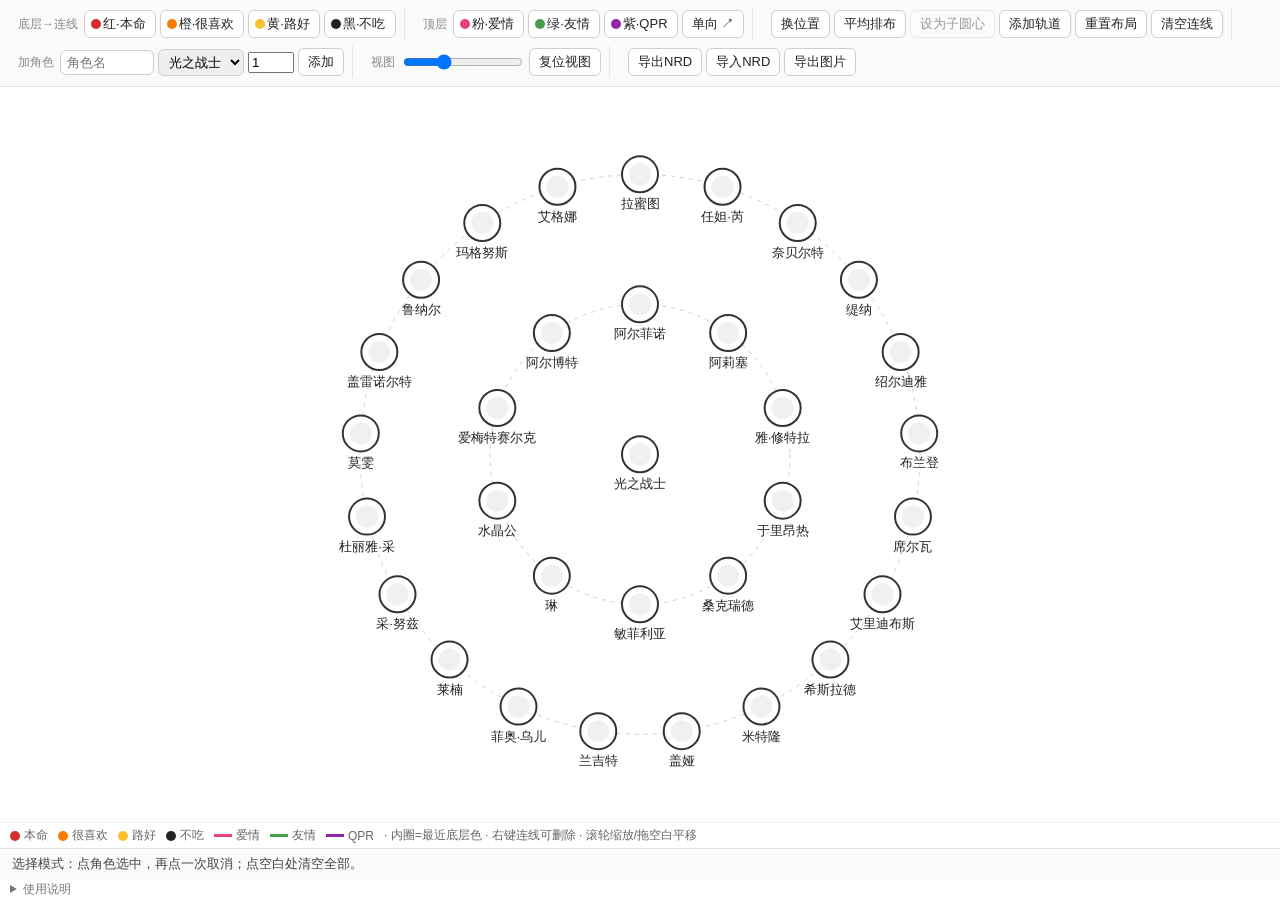
<file: HISTORY/5.0角色CP连线.html>
<!DOCTYPE html>
<html lang="zh-CN">
<head>
<meta charset="UTF-8">
<meta name="viewport" content="width=device-width, initial-scale=1.0">
<title>多圆心关系星图 · NRD 可视化</title>
<style>
  * { box-sizing: border-box; }
  html, body { margin: 0; height: 100%; font-family: "PingFang SC","Microsoft YaHei",sans-serif; color: #222; background: #fff; }
  #app { display: flex; flex-direction: column; height: 100vh; }
  #toolbar {
    padding: 8px 10px; border-bottom: 1px solid #e3e3e3; background: #fafafa;
    display: flex; flex-wrap: wrap; gap: 6px 10px; align-items: center; font-size: 13px;
  }
  .group { display: flex; gap: 4px; align-items: center; padding: 2px 8px; border-right: 1px solid #e3e3e3; }
  .group:last-child { border-right: none; }
  .group .label { color: #888; margin-right: 2px; font-size: 12px; }
  button {
    border: 1px solid #cfcfcf; background: #fff; color: #222; border-radius: 6px;
    padding: 4px 9px; cursor: pointer; font-size: 13px; line-height: 1.4;
  }
  button:hover { background: #f0f0f0; }
  button.active { outline: 2px solid #1a73e8; background: #e8f0fe; }
  button:disabled { opacity: .45; cursor: not-allowed; }
  .rel { position: relative; padding-left: 18px; }
  .rel::before { content:""; position:absolute; left:6px; top:50%; transform:translateY(-50%); width:10px; height:10px; border-radius:50%; background: var(--c); }
  input[type=text], select { border: 1px solid #cfcfcf; border-radius: 6px; padding: 4px 6px; font-size: 13px; }
  input[type=range] { width: 120px; }
  #stage { flex: 1; position: relative; overflow: hidden; background: #fff; }
  svg { width: 100%; height: 100%; display: block; cursor: grab; }
  svg.panning { cursor: grabbing; }
  .node text { font-size: 13px; fill: #222; pointer-events: none; user-select: none; }
  .node .outer { cursor: pointer; }
  #status {
    border-top: 1px solid #e3e3e3; background: #fafafa; padding: 6px 12px; font-size: 13px; color: #444;
    min-height: 20px;
  }
  .legend { display:flex; gap:10px; flex-wrap:wrap; font-size:12px; color:#666; padding:4px 10px; border-top:1px solid #f0f0f0; }
  .legend span { display:inline-flex; align-items:center; gap:4px; }
  .legend i { width:10px; height:10px; border-radius:50%; display:inline-block; }
  .legend b { width:18px; height:3px; display:inline-block; }
  details { font-size:12px; color:#777; padding:2px 10px; }
  summary { cursor: pointer; }
</style>
</head>
<body>
<div id="app">
  <div id="toolbar">
    <div class="group">
      <span class="label">底层→连线</span>
      <button class="rel" data-bottom="red"    style="--c:#d32f2f">红·本命</button>
      <button class="rel" data-bottom="orange" style="--c:#f57c00">橙·很喜欢</button>
      <button class="rel" data-bottom="yellow" style="--c:#fbc02d">黄·路好</button>
      <button class="rel" data-bottom="black"  style="--c:#222">黑·不吃</button>
    </div>
    <div class="group">
      <span class="label">顶层</span>
      <button class="rel" data-top="pink"   style="--c:#ec407a">粉·爱情</button>
      <button class="rel" data-top="green"  style="--c:#43a047">绿·友情</button>
      <button class="rel" data-top="purple" style="--c:#8e24aa">紫·QPR</button>
      <button id="oneway">单向 ↗</button>
    </div>
    <div class="group">
      <button id="reposBtn">换位置</button>
      <button id="evenBtn">平均排布</button>
      <button id="subBtn" disabled>设为子圆心</button>
      <button id="addOrbitBtn">添加轨道</button>
      <button id="resetBtn">重置布局</button>
      <button id="clearLinksBtn">清空连线</button>
    </div>
    <div class="group">
      <span class="label">加角色</span>
      <input type="text" id="newName" placeholder="角色名" size="9">
      <select id="addCenter"></select>
      <input type="number" id="newRing" value="1" min="1" style="width:46px" title="圈层(从1起)">
      <button id="addNodeBtn">添加</button>
    </div>
    <div class="group">
      <span class="label">视图</span>
      <input type="range" id="zoom" min="0.3" max="2.5" step="0.1" value="1">
      <button id="fitBtn">复位视图</button>
    </div>
    <div class="group">
      <button id="exportBtn">导出NRD</button>
      <button id="importBtn">导入NRD</button>
      <button id="exportPngBtn">导出图片</button>
      <input type="file" id="importFile" accept=".json,.nrd" style="display:none">
    </div>
  </div>

  <div id="stage">
    <svg id="svg">
      <g id="viewport">
        <rect id="bg" x="-6000" y="-6000" width="12000" height="12000" fill="#fff"></rect>
        <g id="orbitsG"></g>
        <g id="linksG"></g>
        <g id="nodesG"></g>
      </g>
    </svg>
  </div>

  <div class="legend">
    <span><i style="background:#d32f2f"></i>本命</span>
    <span><i style="background:#f57c00"></i>很喜欢</span>
    <span><i style="background:#fbc02d"></i>路好</span>
    <span><i style="background:#222"></i>不吃</span>
    <span><b style="background:#ec407a"></b>爱情</span>
    <span><b style="background:#43a047"></b>友情</span>
    <span><b style="background:#8e24aa"></b>QPR</span>
    <span>· 内圈=最近底层色 · 右键连线可删除 · 滚轮缩放/拖空白平移</span>
  </div>

  <div id="status">就绪：点击角色进行选择；点底层色进入连线模式。</div>

  <details>
    <summary>使用说明</summary>
    <div style="padding:6px 4px; line-height:1.7">
    · 角色即圆心：中心「光之战士」也是圆圈节点，名字在圆圈下方。<br>
    · 连线：选底层色、或顶层色、或两者都选 → 点起点 → 点终点；再点同一色退出；右键删线。<br>
    · 换位置：点「换位置」进入模式 → 拖动任意角色到目标处释放即固定；拖到其它圆心/轨道会自动归属过去（原轨道剔除并收拢）；点「平均排布」按当前落点顺序把该轨道角色均匀等分（空隙保留）。<br>
    · 选中一个角色点「设为子圆心」→ 以它为心生成第一圈轨道，可拖拽微调位置。<br>
    · 「添加轨道」给某圆心加一层更大的同心圆；「重置布局」还原默认排布。<br>
    · 缩放：滚轮缩放，或拖动顶部滑块；拖空白处平移画布。
    </div>
  </details>
</div>

<script>
"use strict";
//============ 常量 ============
const BOTTOM = { red:"#d32f2f", orange:"#f57c00", yellow:"#fbc02d", black:"#222222" };
const BOTTOM_NAME = { red:"本命", orange:"很喜欢", yellow:"路好", black:"不吃" };
const TOP = { pink:"#ec407a", green:"#43a047", purple:"#8e24aa" };
const TOP_NAME = { pink:"爱情", green:"友情", purple:"QPR" };
const NODE_R = 18, INNER_R = 11;
const INC_MAIN = 120, INC_SUB = 70;

//============ 状态 ============
let centers = {};      // id -> {id,name,x,y,isMain,nodeId,ringRadii:[]}
let nodes = [];         // {id,name,centerId,ring,index,x,y,lastBottom}
let links = [];         // {id,source,target,bottom,top,oneway}
let nextId = 0;
let selection = [];     // node ids
let activeBottom = null, activeTop = null, oneway = false, linkSource = null;
let repositionMode = false, activeOrbit = null;
const view = { s:1, tx:0, ty:0 };

//============ 工具 ============
const clamp = (v,a,b)=>Math.max(a,Math.min(b,v));
const centerById = id => centers[id];
function nodeById(id){ return nodes.find(n=>n.id===id); }
function centerOfNode(id){ for(const c in centers) if(centers[c].nodeId===id) return centers[c]; return null; }
function countOnRing(centerId, ring){
  return nodes.filter(n=>n.centerId===centerId && n.ring===ring).length;
}
function slotPos(node){
  const c = centerById(node.centerId);
  if(node.ring===0) return {x:c.x, y:c.y};
  const r = c.ringRadii[node.ring-1];
  const count = Math.max(1, countOnRing(node.centerId, node.ring));
  const ang = -Math.PI/2 + node.index * 2*Math.PI/count;
  return { x: c.x + r*Math.cos(ang), y: c.y + r*Math.sin(ang) };
}
function recompute(){
  for(const id in centers){ if(centers[id].isMain){ centers[id].x=0; centers[id].y=0; } }
  for(const n of nodes){
    const c = centerOfNode(n.id);
    if(c){ n.x=c.x; n.y=c.y; }
    else if(n.pin){ n.x=n.pin.x; n.y=n.pin.y; }
    else { const p=slotPos(n); n.x=p.x; n.y=p.y; }
  }
}
function syncAllCenters(){ // 重置时让子圆心回到父轨道原位
  for(const id in centers){
    const c=centers[id];
    if(c.isMain){ c.x=0; c.y=0; }
    else { const n=nodeById(c.nodeId); const p=slotPos(n); c.x=p.x; c.y=p.y; }
  }
}
// 落点吸附：返回距离最近的「圆心 + 轨道(ring≥1)」
function nearestOrbit(x,y){
  let best=null, bestErr=Infinity;
  for(const id in centers){
    const c=centers[id];
    const d=Math.hypot(x-c.x, y-c.y);
    for(let r=1;r<=c.ringRadii.length;r++){
      const err=Math.abs(d - c.ringRadii[r-1]);
      if(err<bestErr){ bestErr=err; best={centerId:id, ring:r}; }
    }
  }
  return best || {centerId:"main", ring:1};
}
// 重排某轨道的索引（按当前角度），清掉空洞、自动收拢
function repackIndices(centerId, ring){
  if(ring===0) return;
  const c=centers[centerId]; if(!c) return;
  const list=nodes.filter(n=>n.centerId===centerId && n.ring===ring);
  list.sort((a,b)=>Math.atan2(a.y-c.y,a.x-c.x)-Math.atan2(b.y-c.y,b.x-c.x));
  list.forEach((n,i)=>{ n.index=i; });
}
// 把节点迁移到新轨道，并收拢新旧两条轨道
function reassignOrbit(node, centerId, ring){
  const oldC=node.centerId, oldR=node.ring;
  node.centerId=centerId; node.ring=ring;
  repackIndices(oldC, oldR);   // 原轨道剔除并收拢
  repackIndices(centerId, ring); // 新轨道纳入
}

//============ 默认数据 ============
function buildDefault(){
  centers = {}; nodes = []; links = []; nextId = 0; selection = [];
  const mk = (name,centerId,ring,index)=>({id:"n"+(nextId++),name,centerId,ring,index,x:0,y:0,lastBottom:null});
  centers["main"] = { id:"main", name:"光之战士", x:0, y:0, isMain:true, nodeId:"n0", ringRadii:[150,280] };
  nodes.push(mk("光之战士","main",0,0));
  const ring2 = ["阿尔菲诺","阿莉塞","雅·修特拉","于里昂热","桑克瑞德","敏菲利亚","琳","水晶公","爱梅特赛尔克","阿尔博特"];
  ring2.forEach((nm,i)=>nodes.push(mk(nm,"main",1,i)));
  const ring3 = ["拉蜜图","任妲·芮","奈贝尔特","缇纳","绍尔迪雅","布兰登","席尔瓦","艾里迪布斯","希斯拉德","米特隆","盖娅","兰吉特","菲奥·乌儿","莱楠","采·努兹","杜丽雅·采","莫雯","盖雷诺尔特","鲁纳尔","玛格努斯","艾格娜"];
  ring3.forEach((nm,i)=>nodes.push(mk(nm,"main",2,i)));
  recompute();
}

//============ 渲染 ============
const svg = document.getElementById("svg");
const viewport = document.getElementById("viewport");
const orbitsG = document.getElementById("orbitsG");
const linksG = document.getElementById("linksG");
const nodesG = document.getElementById("nodesG");

function applyView(){ viewport.setAttribute("transform", `translate(${view.tx},${view.ty}) scale(${view.s})`); }

function render(){
  // 轨道虚线
  let o="";
  for(const id in centers){
    const c=centers[id];
    for(const r of c.ringRadii){
      o += `<circle cx="${c.x}" cy="${c.y}" r="${r}" fill="none" stroke="#cfcfcf" stroke-width="1" stroke-dasharray="4 5"></circle>`;
    }
  }
  orbitsG.innerHTML = o;

  // 连线
  let l="";
  for(const k of links){
    const a=nodeById(k.source), b=nodeById(k.target);
    if(!a||!b) continue;
    // 底层粗线（无底层、仅顶层时画浅灰底衬，保证可见与可点）
    if(k.bottom){
      const bx=BOTTOM[k.bottom]||"#222";
      l += `<line x1="${a.x}" y1="${a.y}" x2="${b.x}" y2="${b.y}" stroke="${bx}" stroke-width="12" stroke-linecap="round" opacity="0.9"></line>`;
    } else if(k.top){
      l += `<line x1="${a.x}" y1="${a.y}" x2="${b.x}" y2="${b.y}" stroke="#d9d9d9" stroke-width="6" stroke-linecap="round"></line>`;
    }
    // 顶层细线
    if(k.top){
      const tx2=TOP[k.top]||"#555";
      l += `<line x1="${a.x}" y1="${a.y}" x2="${b.x}" y2="${b.y}" stroke="${tx2}" stroke-width="2" stroke-linecap="round"></line>`;
    }
    // 箭头
    if(k.oneway){
      const ang=Math.atan2(b.y-a.y, b.x-a.x);
      const tipx=b.x-NODE_R*Math.cos(ang), tipy=b.y-NODE_R*Math.sin(ang);
      const back=12, wid=7;
      const bx2=tipx-back*Math.cos(ang), by2=tipy-back*Math.sin(ang);
      const px=-Math.sin(ang)*wid, py=Math.cos(ang)*wid;
      const col = k.top ? (TOP[k.top]||"#555") : "#555";
      l += `<polygon points="${tipx},${tipy} ${bx2+px},${by2+py} ${bx2-px},${by2-py}" fill="${col}"></polygon>`;
    }
    // 透明命中区（用于右键删除）
    l += `<line class="hit" data-link="${k.id}" x1="${a.x}" y1="${a.y}" x2="${b.x}" y2="${b.y}" stroke="transparent" stroke-width="16"></line>`;
  }
  linksG.innerHTML = l;

  // 节点
  let nd="";
  for(const n of nodes){
    const sel = selection.includes(n.id);
    const isSrc = linkSource===n.id;
    const inner = n.lastBottom ? (BOTTOM[n.lastBottom]||"#eee") : "#f0f0f0";
    const stroke = isSrc ? "#f57c00" : (sel ? "#1a73e8" : "#333");
    const sw = (isSrc||sel) ? 3 : 2;
    nd += `<g class="node" data-node="${n.id}" transform="translate(${n.x},${n.y})">
      <circle class="outer" r="${NODE_R}" fill="#fff" stroke="${stroke}" stroke-width="${sw}"></circle>
      <circle r="${INNER_R}" fill="${inner}"></circle>
      <text y="${NODE_R+16}" text-anchor="middle">${escapeXml(n.name)}</text>
    </g>`;
  }
  nodesG.innerHTML = nd;

  // 更新按钮可用
  document.getElementById("subBtn").disabled = selection.length!==1 || !!centerOfNode(selection[0]);
  refreshButtons(); // 高亮全部从状态变量推导，单一真相源
}
function escapeXml(s){ return s.replace(/[<>&'"]/g, c=>({"<":"&lt;",">":"&gt;","&":"&amp;","'":"&apos;",'"':"&quot;"}[c])); }

//============ 按钮高亮（单一真相源：全部由状态变量推导）============
function refreshButtons(){
  document.querySelectorAll("[data-bottom]").forEach(b=>b.classList.toggle("active", activeBottom===b.getAttribute("data-bottom")));
  document.querySelectorAll("[data-top]").forEach(b=>b.classList.toggle("active", activeTop===b.getAttribute("data-top")));
  document.getElementById("oneway").classList.toggle("active", oneway);
  document.getElementById("reposBtn").classList.toggle("active", repositionMode);
}

//============ 状态栏 ============
function setStatus(m){ document.getElementById("status").textContent = m; }
function refreshStatus(){
  if(repositionMode){
    setStatus("换位置模式：拖动任意角色到目标处释放即固定；点「平均排布」按当前落点顺序把该轨道角色均匀等分（空隙保留）。再点「换位置」退出。");
  } else if(activeBottom||activeTop){
    const b=activeBottom?BOTTOM_NAME[activeBottom]:"（无底层）";
    const t=activeTop?("+"+TOP_NAME[activeTop]):"";
    setStatus(`连线模式：${b}${t}${oneway?"（单向）":""} — ${linkSource?"已选起点，请点终点":"请点起点角色（再点同色退出）"}`);
  } else if(selection.length===0){
    setStatus("选择模式：点角色选中，再点一次取消；点空白处清空全部。");
  } else if(selection.length===1){
    setStatus("已选 1 个角色：可「设为子圆心」。再点它可取消。");
  } else {
    setStatus(`已选 ${selection.length} 个角色：可「设为子圆心」(取首个)。再点可取消。`);
  }
}

//============ 交互：选择 / 连线 ============
nodesG.addEventListener("click", e=>{
  const g = e.target.closest(".node"); if(!g) return;
  if(suppressClick) return;
  const id = g.getAttribute("data-node");
  if(activeBottom||activeTop){ handleLinkClick(id); }
  else { toggleSelect(id); }
});
function toggleSelect(id){
  const i = selection.indexOf(id);
  if(i>=0) selection.splice(i,1); else selection.push(id);
  render(); refreshStatus();
}
function handleLinkClick(id){
  if(linkSource===null){ linkSource=id; render(); refreshStatus(); }
  else {
    if(linkSource!==id) createLink(linkSource, id);
    linkSource=null; render(); refreshStatus();
  }
}
function createLink(s,t){
  const link={ id:"l"+(Date.now())+Math.floor(Math.random()*1000), source:s, target:t,
               bottom:activeBottom, top:activeTop, oneway:oneway };
  links.push(link);
  nodeById(s).lastBottom=activeBottom; nodeById(t).lastBottom=activeBottom;
  render();
}
// 右键删除连线
linksG.addEventListener("contextmenu", e=>{
  const ln = e.target.closest(".hit"); if(!ln) return;
  e.preventDefault();
  const id = ln.getAttribute("data-link");
  links = links.filter(k=>k.id!==id);
  recomputeLastBottom(); render(); refreshStatus();
});
function recomputeLastBottom(){
  for(const n of nodes) n.lastBottom=null;
  for(const k of links){ nodeById(k.source).lastBottom=k.bottom; nodeById(k.target).lastBottom=k.bottom; }
}

//============ 工具栏 ============
document.querySelectorAll("[data-bottom]").forEach(btn=>{
  btn.addEventListener("click", ()=>{
    const c=btn.getAttribute("data-bottom");
    if(activeBottom===c){ activeBottom=null; } else { activeBottom=c; }
    refreshButtons();
    linkSource=null; render(); refreshStatus();
  });
});
document.querySelectorAll("[data-top]").forEach(btn=>{
  btn.addEventListener("click", ()=>{
    const c=btn.getAttribute("data-top");
    if(activeTop===c){ activeTop=null; } else { activeTop=c; }
    refreshButtons();
    render(); refreshStatus();
  });
});
document.getElementById("oneway").addEventListener("click", e=>{
  oneway=!oneway; refreshButtons(); refreshStatus();
});

document.getElementById("reposBtn").addEventListener("click", ()=>{
  repositionMode=!repositionMode;
  refreshButtons();
  refreshStatus();
});
document.getElementById("evenBtn").addEventListener("click", ()=>{
  if(!activeOrbit){ setStatus("请先在「换位置」模式中拖动一个角色，确定要等分的轨道。"); return; }
  const {centerId,ring}=activeOrbit;
  const c=centerById(centerId); if(!c) return;
  const list=nodes.filter(n=>n.centerId===centerId && n.ring===ring && n.ring!==0);
  if(list.length<2){ setStatus("该轨道角色不足 2 个，无需等分。"); return; }
  const cx=c.x, cy=c.y, r=c.ringRadii[ring-1];
  // 关键：按当前落点的角度排序，保留你拖进空隙的相对顺序
  list.sort((a,b)=>Math.atan2(a.y-cy,a.x-cx)-Math.atan2(b.y-cy,b.x-cx));
  const count=list.length;
  // 锚点用「当前第一个角色的落点角度」，而非死钉正上方 —— 否则每点一次整圈都平移一格
  const startAng=Math.atan2(list[0].y-cy, list[0].x-cx);
  list.forEach((n,i)=>{
    const ang=startAng + i*2*Math.PI/count;
    n.x=cx+r*Math.cos(ang); n.y=cy+r*Math.sin(ang);
    n.index=i; n.pin={x:n.x,y:n.y}; // 等分后固定，防止被覆盖
  });
  render(); setStatus("已按当前落点顺序把该轨道角色均匀等分（空隙保留）。");
});

document.getElementById("subBtn").addEventListener("click", ()=>{
  if(selection.length!==1) return;
  const n=nodeById(selection[0]);
  if(centerOfNode(n.id)){ setStatus("该角色已是圆心。"); return; }
  const id="sub_"+n.id;
  const c=centerById(n.centerId);
  const p=slotPos(n);
  centers[id]={ id, name:n.name, x:p.x, y:p.y, isMain:false, nodeId:n.id, ringRadii:[INC_SUB] };
  selection=[]; recompute(); updateCenterSelects(); render(); refreshStatus();
  setStatus(`已将「${n.name}」设为子圆心，并生成第一圈轨道（可拖拽微调）。`);
});

document.getElementById("addOrbitBtn").addEventListener("click", ()=>{
  const sel=document.getElementById("addCenter"); const id=sel.value; const c=centerById(id);
  if(!c) return;
  const last=c.ringRadii[c.ringRadii.length-1]||(c.isMain?80:60);
  c.ringRadii.push(last+(c.isMain?INC_MAIN:INC_SUB));
  render(); setStatus(`已为「${c.name}」添加新轨道（半径 ${c.ringRadii[c.ringRadii.length-1]}）。`);
});

document.getElementById("resetBtn").addEventListener("click", ()=>{
  for(const n of nodes) n.pin=null;
  activeOrbit=null;
  syncAllCenters(); recompute(); selection=[]; render(); refreshStatus();
  setStatus("已重置布局到默认排布（含清除所有固定点）。");
});

document.getElementById("clearLinksBtn").addEventListener("click", ()=>{
  links=[]; recomputeLastBottom(); render(); refreshStatus(); setStatus("已清空所有连线。");
});

// 添加角色
function updateCenterSelects(){
  const sel=document.getElementById("addCenter");
  sel.innerHTML="";
  for(const id in centers){
    const o=document.createElement("option"); o.value=id; o.textContent=centers[id].name; sel.appendChild(o);
  }
}
document.getElementById("addNodeBtn").addEventListener("click", ()=>{
  const name=document.getElementById("newName").value.trim();
  const centerId=document.getElementById("addCenter").value;
  let ring=parseInt(document.getElementById("newRing").value,10);
  if(!name){ setStatus("请输入角色名。"); return; }
  if(!ring||ring<1) ring=1;
  const c=centerById(centerId);
  while(c.ringRadii.length < ring){
    const last=c.ringRadii[c.ringRadii.length-1]||(c.isMain?80:60);
    c.ringRadii.push(last+(c.isMain?INC_MAIN:INC_SUB));
  }
  const index=countOnRing(centerId, ring);
  const n={ id:"n"+(nextId++), name, centerId, ring, index, x:0, y:0, lastBottom:null };
  nodes.push(n); recompute(); render(); refreshStatus();
  setStatus(`已添加「${name}」到「${c.name}」第 ${ring} 圈（自动等距排布）。`);
  document.getElementById("newName").value="";
});

//============ 缩放 / 平移 / 拖拽子圆心 ============
let panning=false, panStart=null, dragging=null, dragStart=null, moved=false;
let suppressClick=false;
let dragNode=null, dragNodeStart=null;

let didPan=false;
svg.addEventListener("mousedown", e=>{
  const nodeG = e.target.closest && e.target.closest(".node");
  if(nodeG){
    const id=nodeG.getAttribute("data-node");
    const c=centerOfNode(id);
    if(repositionMode){ // 换位置模式：任意角色拖到目标处固定（主圆心除外）
      if(c && c.isMain) return;
      const node=nodeById(id);
      dragNode=node; dragNodeStart={x:e.clientX,y:e.clientY,nx:node.x,ny:node.y}; moved=false; suppressClick=false;
      return;
    }
    if(c){ // 子圆心可拖拽
      dragging=c; dragStart={x:e.clientX,y:e.clientY,cx:c.x,cy:c.y}; moved=false; suppressClick=false;
    }
    return; // 非子圆心节点：交给 click 事件处理选择，不进入平移
  }
  // 背景平移
  panning=true; moved=false; didPan=false; panStart={x:e.clientX,y:e.clientY,tx:view.tx,ty:view.ty};
  svg.classList.add("panning");
});
window.addEventListener("mousemove", e=>{
  if(dragNode){
    const dx=(e.clientX-dragNodeStart.x)/view.s, dy=(e.clientY-dragNodeStart.y)/view.s;
    dragNode.x=dragNodeStart.nx+dx; dragNode.y=dragNodeStart.ny+dy;
    dragNode.pin={x:dragNode.x, y:dragNode.y}; // 实时固定，防止 recompute 覆盖
    if(centerOfNode(dragNode.id)){ const cc=centerOfNode(dragNode.id); cc.x=dragNode.x; cc.y=dragNode.y; }
    moved=true; suppressClick=true;
    recompute(); render();
  } else if(dragging){
    const dx=(e.clientX-dragStart.x)/view.s, dy=(e.clientY-dragStart.y)/view.s;
    dragging.x=dragStart.cx+dx; dragging.y=dragStart.cy+dy; moved=true; suppressClick=true;
    const n=nodeById(dragging.nodeId); n.x=dragging.x; n.y=dragging.y;
    recompute(); render();
  } else if(panning){
    view.tx=panStart.tx+(e.clientX-panStart.x); view.ty=panStart.ty+(e.clientY-panStart.y);
    if(Math.abs(e.clientX-panStart.x)+Math.abs(e.clientY-panStart.y)>3){ moved=true; didPan=true; }
    applyView();
  }
});
window.addEventListener("mouseup", ()=>{
  if(dragNode){
    if(moved){
      const isC = centerOfNode(dragNode.id); // 子圆心本身不参与轨道迁移
      if(!isC){
        const near = nearestOrbit(dragNode.x, dragNode.y);
        if(near.centerId!==dragNode.centerId || near.ring!==dragNode.ring){
          reassignOrbit(dragNode, near.centerId, near.ring); // 迁移 + 新旧轨道收拢
        }
        activeOrbit={centerId:near.centerId, ring:near.ring};
      } else {
        activeOrbit={centerId:dragNode.centerId, ring:dragNode.ring};
      }
      setStatus(`已固定「${dragNode.name}」到释放位置${!isC?`，并归入该轨道（原轨道已剔除）`:""}。点「平均排布」均匀等分。`);
      recompute();
    }
    dragNode=null; render();
  }
  panning=false; dragging=null; svg.classList.remove("panning");
  setTimeout(()=>{ suppressClick=false; }, 0);
});
const inLinkMode = ()=> activeBottom || activeTop;
svg.addEventListener("click", e=>{
  if((e.target===svg || e.target.id==="bg") && !inLinkMode() && !didPan){
    if(selection.length){ selection=[]; render(); refreshStatus(); }
  }
});
svg.addEventListener("wheel", e=>{
  e.preventDefault();
  const rect=svg.getBoundingClientRect();
  const sx=e.clientX-rect.left, sy=e.clientY-rect.top;
  const wx=(sx-view.tx)/view.s, wy=(sy-view.ty)/view.s;
  const f=e.deltaY<0?1.1:0.9;
  view.s=clamp(view.s*f,0.3,2.5);
  view.tx=sx-wx*view.s; view.ty=sy-wy*view.s;
  document.getElementById("zoom").value=view.s;
  applyView();
},{passive:false});
document.getElementById("zoom").addEventListener("input", e=>{
  view.s=parseFloat(e.target.value); applyView();
});
document.getElementById("fitBtn").addEventListener("click", fitView);
function fitView(){
  const rect=svg.getBoundingClientRect();
  view.s=1; view.tx=rect.width/2; view.ty=rect.height/2;
  document.getElementById("zoom").value=view.s; applyView();
}

//============ 导出 / 导入 NRD ============
document.getElementById("exportBtn").addEventListener("click", ()=>{
  const data={ type:"NRD", version:1,
    centers:Object.values(centers).map(c=>({id:c.id,name:c.name,x:c.x,y:c.y,isMain:c.isMain,nodeId:c.nodeId,ringRadii:c.ringRadii})),
    nodes:nodes.map(n=>({id:n.id,name:n.name,centerId:n.centerId,ring:n.ring,index:n.index})),
    links:links.map(k=>({source:k.source,target:k.target,bottom:k.bottom,top:k.top,oneway:k.oneway,relation:BOTTOM_NAME[k.bottom]||""}))
  };
  const blob=new Blob([JSON.stringify(data,null,2)],{type:"application/json"});
  const a=document.createElement("a"); a.href=URL.createObjectURL(blob);
  a.download="relationship_map.nrd.json"; a.click();
  setStatus("已导出 NRD 文件。");
});
//============ 导出图片（SVG → PNG）============
document.getElementById("exportPngBtn").addEventListener("click", ()=>{
  const svgEl=document.getElementById("svg");
  const pad=60;
  let minX=Infinity,minY=Infinity,maxX=-Infinity,maxY=-Infinity;
  const acc=(x,y)=>{ if(x<minX)minX=x; if(y<minY)minY=y; if(x>maxX)maxX=x; if(y>maxY)maxY=y; };
  for(const n of nodes){ acc(n.x-(NODE_R+8), n.y-(NODE_R+8)); acc(n.x+(NODE_R+8), n.y+(NODE_R+30)); }
  for(const id in centers){ const c=centers[id]; for(const r of c.ringRadii){ acc(c.x-r,c.y-r); acc(c.x+r,c.y+r); } }
  if(!isFinite(minX)){ setStatus("没有可导出的内容。"); return; }
  const x0=minX-pad, y0=minY-pad, w=(maxX-minX)+2*pad, h=(maxY-minY)+2*pad;

  const clone=svgEl.cloneNode(true);
  clone.setAttribute("xmlns","http://www.w3.org/2000/svg");
  clone.setAttribute("viewBox",`${x0} ${y0} ${w} ${h}`);
  clone.setAttribute("width", w); clone.setAttribute("height", h);
  clone.setAttribute("font-family","sans-serif");
  clone.setAttribute("fill","#222"); // 根级 fill 仅影响无显式填充的文本，保证深色文字
  const vp=clone.querySelector("#viewport"); if(vp) vp.setAttribute("transform",""); // 去掉平移/缩放，回到数据坐标
  const SVGNS="http://www.w3.org/2000/svg";
  const bg=document.createElementNS(SVGNS,"rect"); // 白底，避免透明黑块
  bg.setAttribute("x",x0); bg.setAttribute("y",y0); bg.setAttribute("width",w); bg.setAttribute("height",h);
  bg.setAttribute("fill","#ffffff");
  clone.insertBefore(bg, clone.firstChild);

  const xml=new XMLSerializer().serializeToString(clone);
  const url="data:image/svg+xml;charset=utf-8,"+encodeURIComponent(xml); // 用 utf-8 而非 btoa，兼容中文名
  const img=new Image();
  img.onload=()=>{
    const scale=2;
    const canvas=document.createElement("canvas");
    canvas.width=Math.round(w*scale); canvas.height=Math.round(h*scale);
    const ctx=canvas.getContext("2d");
    ctx.fillStyle="#ffffff"; ctx.fillRect(0,0,canvas.width,canvas.height);
    ctx.drawImage(img,0,0,canvas.width,canvas.height);
    canvas.toBlob(blob=>{
      if(!blob){ setStatus("导出图片失败。"); return; }
      const a=document.createElement("a");
      a.href=URL.createObjectURL(blob); a.download="relationship_map.png"; a.click();
      setTimeout(()=>URL.revokeObjectURL(a.href),1000);
      setStatus("已导出 PNG 图片（完整星图，白底）。");
    }, "image/png");
  };
  img.onerror=()=>setStatus("导出图片失败：SVG 渲染错误。");
  img.src=url;
});
document.getElementById("importBtn").addEventListener("click", ()=>document.getElementById("importFile").click());
document.getElementById("importFile").addEventListener("change", e=>{
  const file=e.target.files[0]; if(!file) return;
  const reader=new FileReader();
  reader.onload=()=>{
    try{
      const d=JSON.parse(reader.result);
      centers={}; nodes=[]; links=[]; selection=[]; nextId=0;
      for(const c of d.centers) centers[c.id]={id:c.id,name:c.name,x:c.x,y:c.y,isMain:c.isMain,nodeId:c.nodeId,ringRadii:c.ringRadii||[]};
      for(const n of d.nodes){ nodes.push({id:n.id,name:n.name,centerId:n.centerId,ring:n.ring,index:n.index,x:0,y:0,lastBottom:null}); const m=parseInt(n.id.slice(1)); if(!isNaN(m)&&m>=nextId) nextId=m+1; }
      for(const k of d.links) links.push({id:"l"+(nextId++)+Math.random().toString(36).slice(2,6),source:k.source,target:k.target,bottom:k.bottom,top:k.top,oneway:!!k.oneway});
      recompute(); recomputeLastBottom(); updateCenterSelects(); render(); refreshStatus();
      setStatus("已导入 NRD，角色与连线已还原。");
    }catch(err){ setStatus("导入失败：文件格式不正确。"); }
  };
  reader.readAsText(file);
  e.target.value="";
});

//============ 初始化 ============
buildDefault();
updateCenterSelects();
fitView();
render();
refreshStatus();
</script>
</body>
</html>
</file>
<file: css/app.css>
/* 小红书 CP 连线小工具 · Apple 风格浅色移动端（body.night = 夜间模式，只换外壳配色变量） */
:root{
  --bg:#ffffff; --ink:#1c1c1e; --sub:#6e6e73; --line:#e5e5ea;
  --panel:#f7f7f8; --accent:#0a84ff; --accent-soft:#e6f1ff;
  --danger:#ff3b30; --chip:#ffffff; --shadow:0 4px 18px rgba(0,0,0,.10);
  /* 表面色（夜间模式统一覆写） */
  --surf:#ffffff;               /* 卡片/按钮实底 */
  --surf-glass:rgba(255,255,255,.86);  /* 画布浮层玻璃底 */
  --surf-glass2:rgba(255,255,255,.96); /* 画布浮层更实底 */
  --bar:rgba(249,249,249,.98);  /* 顶部栏/底栏 */
  --sep:#f0f0f2; --hover:#f3f3f5; --row-line:#efeff1; --code-bg:#f1f1f4;
  --ink-soft:#3a3a3c; --strong-line:#333;
  /* 色块/描边统一色：不透明实色，跟着昼夜走（日间近黑、夜间近白）——v0.14.11 起不再用半透明 */
  --legend-edge:#c9d1d9;
  /* 行高统一令牌（v0.14.12）：面板内每一「行」取同一高度、内容垂直居中——
     表格思维，行与行互相对齐，内容不再里出外进。 */
  --row-h:36px;
}
/* 夜间模式：只改 UI 外壳配色（画布主题在 render.js 内处理，不改用户背景数据） */
body.night{
  --bg:#1c1c1e; --ink:#e5e5ea; --sub:#98989f; --line:#3a3a3c;
  --panel:#242426; --accent:#0a84ff; --accent-soft:#142c4d;
  --danger:#ff453a; --chip:#2c2c2e; --shadow:0 4px 18px rgba(0,0,0,.5);
  --surf:#2c2c2e; --surf-glass:rgba(44,44,46,.88); --surf-glass2:rgba(44,44,46,.96);
  --bar:rgba(28,28,30,.98); --sep:#3a3a3c; --hover:#3a3a3c; --row-line:#2c2c2e; --code-bg:#3a3a3c;
  --ink-soft:#d1d1d6; --strong-line:#aeaeb2;
  /* 夜间：描边换近白实色，让 #不吃 这类近黑色也能跟深底区分开 */
  --legend-edge:#f2f2f7;
}
*{ box-sizing:border-box; -webkit-tap-highlight-color:transparent; }
/* rem 基准（触点铁律：1rem=10pt，触点＞4rem；新代码容器尺寸一律 rem/em，旧 px 待 2.0 迁移）
   text-size-adjust 必须显式声明：安卓 WebView / 部分容器会给窄栏里的文字「自动放大」，
   而 Tab 栏那个高度是按 12px 字排的 —— 被放大后底栏变高、底部整块跟着错位（跨机型不一致） */
html{ font-size:62.5%; -webkit-text-size-adjust:100%; text-size-adjust:100%; }
body{ font-size:16px; } /* 正文继承链保持与旧版一致，不受基准影响 */
html,body{ margin:0; height:100%; overflow:hidden;
  font-family:-apple-system,BlinkMacSystemFont,"PingFang SC","Helvetica Neue","Microsoft YaHei",sans-serif;
  color:var(--ink); background:var(--bg); }
/* 视口高度一律「vh 兜底 + dvh 覆盖」成对写：老内核（安卓 WebView < 108、iOS < 16.4）
   不认 dvh，单写一条会被整条丢弃 → #app 高度回落成「内容高」，底部面板失去上限、
   Tab 栏被挤出屏幕。成对写无需强制优先级声明，新内核仍按 dvh 走。 */
#app{ display:flex; flex-direction:column; height:100vh; height:100dvh; position:relative; }
button{ font-family:inherit; border:none; background:transparent; cursor:pointer; }
button:active{ opacity:.7; }
/* 全站唯一的强制优先级声明：.hidden 是全局工具类，必须能压过组件自身的 display:flex/inline-flex
   （同特异性下它定义在组件规则之前，靠顺序赢不了）。除此之外一律不许再加 —— v0.14.17 熵减 */
.hidden{ display:none !important; }

/* ---------- 顶部栏（容器占用上方点击区 → 只读标题，无可点按钮） ---------- */
#topbar{ display:flex; align-items:center; justify-content:center; position:relative;
  background:var(--bar); border-bottom:1px solid var(--line); flex:0 0 auto;
  padding-top:calc(2px + env(safe-area-inset-top)); }
/* 顶栏标题 = 可点改名钮（标题区非两角可点，加 ✏️ 标识）
   限宽 max-width 居中，避让左右两端 help/home 按钮点击热区；超长省略号截断 */
.tb-title{ display:flex; align-items:center; gap:3px; max-width:min(58vw,16rem);
  margin:0 auto; padding:4px 10px; border-radius:8px; border:none; background:transparent;
  font:inherit; font-size:15px; font-weight:600; line-height:1.4;
  color:var(--ink); cursor:pointer; -webkit-user-select:none; user-select:none; }
.tb-title .tb-pen{ width:13px; height:13px; flex:0 0 auto; opacity:.55; color:var(--sub); }
.tb-title .tb-txt{ overflow:hidden; text-overflow:ellipsis; white-space:nowrap; }
.tb-title:active{ background:var(--accent-soft); }
/* 顶栏左槽按钮（容器返回箭头右侧）：
   常态 = 帮助(#btnHelp)；面板全开 = 返回画板(#homeBtn)，两钮同槽位按 body.panel-full 切换 */
.top-slot-btn{ position:absolute; left:54px; top:50%; transform:translateY(-50%);
  width:2rem; height:2rem; min-width:2rem; max-width:2rem; min-height:2rem; max-height:2rem;
  border-radius:50%; background:transparent;
  border:1.5px solid var(--sub); box-shadow:none; overflow:hidden;
  display:flex; align-items:center; justify-content:center;
  font-size:15px; line-height:1; color:var(--ink); padding:0; cursor:pointer; }
.top-slot-btn:active{ opacity:.7; }
.top-slot-btn .ic-svg{ width:20px; height:20px; flex:0 0 auto; }
body.panel-full #btnHelp{ display:none; }

/* ---------- 画布右侧悬浮工具组（定位坐标 + 菜单触发；可拖动吸附） ---------- */
#floatTools{ position:absolute; z-index:6; right:10px; top:calc(50% - 48px); /* 2 钮垂直居中 */
  display:flex; flex-direction:column; align-items:center; gap:8px;
  padding:6px 4px; border-radius:16px;
  background:var(--surf-glass); border:1px solid var(--line); box-shadow:var(--shadow);
  touch-action:none; -webkit-user-select:none; user-select:none; }
#floatTools.dragging{ opacity:.9; }
#floatTools .tb-btn{ font-size:19px; width:40px; height:38px; border-radius:12px; background:var(--surf);
  border:1px solid var(--line); color:var(--ink); display:flex; align-items:center; justify-content:center; }
#floatTools .tb-btn:active{ opacity:.7; background:var(--accent-soft); }
#floatTools .tb-btn:disabled{ opacity:.32; }
#floatTools .menu-fab{ background:var(--accent); border-color:var(--accent); color:#fff; font-size:20px; }
#floatTools .menu-fab .fab-plus{ transition:transform .25s ease; }
#floatTools .menu-fab.open .fab-plus{ transform:rotate(45deg); }

/* ---------- 径向主菜单（点击 + 号绽开一圈操作钮） ---------- */
#radialMenu{ position:fixed; z-index:30; width:0; height:0; }
.radial-mask{ position:fixed; inset:0; z-index:30; background:transparent; }
.radial-ring{ position:absolute; left:0; top:0; z-index:31; width:0; height:0; }
.radial-btn{ position:absolute; left:0; top:0; width:46px; height:46px; margin:-23px;
  border-radius:50%; background:var(--surf-glass); border:1px solid var(--line);
  box-shadow:var(--shadow); color:var(--ink);
  display:flex; align-items:center; justify-content:center; --bt-op:1;
  opacity:0; transform:rotate(var(--a)) translateY(0) rotate(calc(-1 * var(--a))) scale(.4); }
.radial-btn svg{ width:22px; height:22px; }
.radial-btn:active{ background:var(--accent-soft); }
.radial-btn:disabled{ --bt-op:.32; opacity:.32; }
#radialMenu:not(.hidden) .radial-btn{ animation:radialPop .28s cubic-bezier(.34,1.56,.64,1) var(--d,0s) both; }
@keyframes radialPop{
  0%{ opacity:0; transform:rotate(var(--a)) translateY(0) rotate(calc(-1 * var(--a))) scale(.4); }
  100%{ opacity:var(--bt-op,1); transform:rotate(var(--a)) translateY(calc(-1 * var(--r))) rotate(calc(-1 * var(--a))) scale(1); }
}
/* 朝左半圆扇形：+ 在屏幕右侧，钮全铺在左侧贴内缘，避免甩出屏幕右侧不可点 */
.radial-ring > :nth-child(1){ --a:0deg;   --d:0s; }
.radial-ring > :nth-child(2){ --a:-45deg; --d:.04s; }
.radial-ring > :nth-child(3){ --a:-90deg; --d:.08s; }
.radial-ring > :nth-child(4){ --a:-135deg;--d:.12s; }
.radial-ring > :nth-child(5){ --a:-180deg;--d:.16s; }
.radial-ring > *{ --r:82px; }

/* ---------- 二级菜单窗口（导入 / 保存，按钮带文字） ---------- */
#subMenuRoot{ position:fixed; inset:0; z-index:40; display:flex; align-items:center; justify-content:center; }
.sub-mask{ position:absolute; inset:0; background:rgba(0,0,0,.35); }
.sub-box{ position:relative; z-index:1; width:min(86vw,320px); max-height:80vh; overflow:auto;
  background:var(--surf); border:1px solid var(--line); border-radius:16px; box-shadow:var(--shadow); padding:14px; }
.sub-title{ font-size:13px; font-weight:600; color:var(--sub); padding:2px 4px 10px; }
.sub-list{ display:flex; flex-direction:column; gap:8px; }
.sub-item{ display:flex; align-items:center; gap:10px; text-align:left; font-size:15px; color:var(--ink); padding:13px 14px; border-radius:12px;
  background:var(--surf-glass); border:1px solid var(--line); }
.sub-item .ic-svg{ width:18px; height:18px; flex:0 0 auto; }
.sub-item:active{ background:var(--accent-soft); }
/* 「发布小红书笔记」正负形：实心红底 + 反白文字（其余菜单项是浅底深字的"正形"）。
   用 .sub-list 前缀提特异性，压过下方 .sub-list .sub-item 的 color:var(--ink)，无需强制优先级 */
.sub-list .sub-item.hl-danger{ background:var(--danger); border-color:var(--danger); color:#fff; }
.sub-list .sub-item.hl-danger:active{ background:#e02d2a; }

/* ---------- 视图指示条（v0.14.8：从画布上方独立行改为右上角悬浮胶囊，位置仅移动） ---------- */
#viewstrip{ position:absolute; z-index:6; right:10px; top:calc(40px + env(safe-area-inset-top));
  display:flex; align-items:center; gap:6px; max-width:60%;
  padding:3px 10px; font-size:11px; color:var(--sub);
  background:var(--surf-glass); border:1px solid var(--line); border-radius:999px;
  pointer-events:none; }
#viewstrip span:last-child{ overflow:hidden; text-overflow:ellipsis; white-space:nowrap; }

/* ---------- 画布 ---------- */
#stage{ flex:1 1 auto; position:relative; overflow:hidden; background:var(--bg); touch-action:none; }
/* P0 审核修复：画布区（含 SVG 与画布内浮层）禁止长按选中/复制，
   仅禁画布区——#panel / #modalBox 的输入框与只读复制框不受影响，仍可长按复制。 */
#stage, #stage *{ -webkit-user-select:none; user-select:none; -webkit-touch-callout:none; }
#svg{ display:block; width:100%; height:100%; }
#bg{ pointer-events:none; }
/* 删线两段式：已选中待二次确认的连线整段标红 */
/* 待删除连线标红：stroke/opacity 由 SVG 属性写在标签上，CSS 普通规则本就高于呈现属性，无需提权 */
.ln.pending-del{ stroke:#ff3b30; opacity:1; }
/* 选中的轨道（布局页点选后出现旋转控件）：换强调色并去掉虚线。
   颜色不能在 SVG 里写 var()（呈现属性不支持），故一律走这个 class */
.orbit.orbit-on{ stroke:var(--accent); stroke-dasharray:none; }

/* 悬停角色透视：关联连线高亮，其余连线淡出（调试用，纯 CSS、不动数据） */
body.hover-dim .ln,
body.hover-dim .ln-arrow,
body.hover-dim .ln-arrow-edge{ opacity:.1; transition:opacity .12s ease; }
body.hover-dim .ln.hl,
body.hover-dim .ln-arrow.hl,
body.hover-dim .ln-arrow-edge.hl{ opacity:1; }

/* 路径筛选（人物页点人物行 / 点画布头像开启）：沿连线从起点往外分级 ——
   第1层 100%、第2层 80%、第3层 60%…最低 20%（第5层起封顶）；不在链上的连线与角色一起淡出。
   透明度一律走类（fl-1…fl-5 / fl-on），不写内联 opacity，避免压掉上面那套悬停透视 */
body.filter-on .ln,
body.filter-on .ln-arrow,
body.filter-on .ln-arrow-edge{ opacity:.1; transition:opacity .18s ease; }
body.filter-on .ln.fl-1, body.filter-on .ln-arrow.fl-1, body.filter-on .ln-arrow-edge.fl-1{ opacity:1; }
body.filter-on .ln.fl-2, body.filter-on .ln-arrow.fl-2, body.filter-on .ln-arrow-edge.fl-2{ opacity:.8; }
body.filter-on .ln.fl-3, body.filter-on .ln-arrow.fl-3, body.filter-on .ln-arrow-edge.fl-3{ opacity:.6; }
body.filter-on .ln.fl-4, body.filter-on .ln-arrow.fl-4, body.filter-on .ln-arrow-edge.fl-4{ opacity:.4; }
body.filter-on .ln.fl-5, body.filter-on .ln-arrow.fl-5, body.filter-on .ln-arrow-edge.fl-5{ opacity:.2; }
body.filter-on .node{ opacity:.15; transition:opacity .18s ease; }
body.filter-on .node.fl-on{ opacity:1; }

/* 人物页表头的筛选（漏斗）按钮：筛选进行中点亮，点它退出筛选 */
.pg-t-r .flt-btn.on{ color:var(--accent); background:var(--accent-soft); }

/* 删线单击即删：刚删的这对节点用绿色脉冲圈高亮 ~1 秒（纯视觉提示，不改数据） */
.flash-del{ animation:delPulse .95s ease-out 1; }
@keyframes delPulse{ 0%{ opacity:0; } 20%{ opacity:1; } 100%{ opacity:0; } }

/* 抓手模式指示条：左下角（v0.14.8 回归原位）；内嵌 SVG 用 ic-svg 描边 */
#brushPreview{ position:absolute; left:12px; bottom:10px; max-width:78%;
  background:var(--surf-glass); border:1px solid var(--line); border-radius:999px;
  padding:5px 12px 5px 10px; font-size:12px; line-height:1; color:var(--ink);
  pointer-events:none; white-space:nowrap; overflow:hidden; text-overflow:ellipsis;
  display:inline-flex; align-items:center; gap:6px; }
#brushPreview.eraser{ color:var(--danger); font-weight:600; border-color:#ffd1cf; }
/* 图标与「样式」二字必须落在同一条垂直中线上：SVG 转 block 去掉行内基线余量，
   容器 line-height:1 让中文行盒贴住字形（旧 1.4 会把文字顶高约 2px） */
#brushPreview .ic-svg{ display:block; width:14px; height:14px; flex:0 0 auto; }
/* 夜间徽章图标纯白（v0.14.14）；擦除徽章保持红色 */
body.night #brushPreview:not(.eraser){ color:#fff; }

#legendChip{ position:absolute; left:10px; top:8px; display:flex; flex-direction:column; align-items:flex-start;
  max-width:82%; background:var(--surf-glass); border:1px solid var(--line); border-radius:10px;
  padding:4px 8px; font-size:11px; color:var(--ink); pointer-events:auto; }
/* ② 图例三段分行：每类自占一行 */
#legendChip .lg-seg{ display:flex; flex-wrap:wrap; gap:2px 4px; line-height:1.5; }
#legendChip .lg-seg + .lg-seg{ margin-top:1px; }
#legendChip .lg{ display:inline-flex; align-items:center; gap:3px; white-space:nowrap;
  padding:2px 5px; border-radius:8px; cursor:pointer; }
#legendChip .lg:active{ opacity:.6; background:rgba(0,0,0,.06); }
#legendChip .lg i{ width:1.2rem; height:1.2rem; border-radius:50%; display:inline-block;
  border:1px solid var(--legend-edge); box-sizing:border-box; }
/* 图例第二行=顶层(关系类型)是「细线」：色块换成短横条（同笔刷条 .sw-top），跟底层圆点区分开。
   v0.14.15：描边统一用 border（原 box-shadow 外扩导致两行视感不一致） */
#legendChip .lg[data-layer="top"] i{ width:14px; height:5px; border-radius:3px;
  border:1px solid var(--legend-edge); }
#legendChip .lg .lg-ic{ font-style:normal; }
#legendChip .lg b{ display:inline-block; }
#legendChip .sep{ opacity:.35; }
/* 图例折叠按钮：竖长小箭头贴在卡片右边缘，点一下把三行收起来、只看画；再点放出来。
   收起后卡片本身藏掉（背景/边框/内边距都撤），只剩这一个小按钮留在原位。 */
#legendChip .lg-toggle{ position:absolute; left:100%; top:50%; transform:translateY(-50%);
  width:1.1rem; height:2.2rem; margin-left:-1px; padding:0;
  display:flex; align-items:center; justify-content:center;
  background:var(--surf-glass); border:1px solid var(--line); border-left:none;
  border-radius:0 8px 8px 0; color:var(--ink); cursor:pointer; }
#legendChip .lg-toggle svg{ width:14px; height:14px; display:block; }
#legendChip.lg-collapsed{ background:transparent; border-color:transparent; padding:0; }
#legendChip.lg-collapsed #legendRows{ display:none; }
#legendChip.lg-collapsed .lg-toggle{ margin-left:0; border-left:1px solid var(--line); border-radius:8px; }
#legendChip.lg-collapsed .lg-toggle svg{ transform:rotate(180deg); }

#nodeOps{ position:absolute; left:50%; transform:translateX(-50%); bottom:14px;
  display:flex; gap:6px; align-items:center; background:var(--surf-glass2);
  border:1px solid var(--line); border-radius:12px; padding:6px 8px; box-shadow:var(--shadow); z-index:5; }
.mini-btn{ font-size:13px; padding:5px 8px; border-radius:8px; background:var(--surf); border:1px solid var(--line); }
.mini-btn.danger{ color:var(--danger); }
.mini-btn.active{ background:var(--accent-soft); border-color:var(--accent); color:var(--accent); }
/* 纯 icon 按钮：无文字，只留图标（星标/删除），宽度收紧 */
.mini-btn.icon-only{ padding:5px 6px; display:inline-flex; align-items:center; justify-content:center; }
.mini-btn .ic-svg{ width:16px; height:16px; display:block; }
.btn .ic-svg{ width:16px; height:16px; flex:0 0 auto; }
.ic-svg{ width:16px; height:16px; flex:none; }
.chip .ic-svg{ width:14px; height:14px; }
.mini .ic-svg{ width:14px; height:14px; }
/* 布局圈行（v0.14.14）：操作图标放大到 20px，分散对齐靠右 */
.ring-row .mini{ margin-left:auto; }
.ring-row .mini ~ .mini{ margin-left:12px; }
.ring-row .mini .ic-svg{ width:20px; height:20px; }
.tab .ic-svg{ width:18px; height:18px; margin:0; display:block; }
.pg-t .ic-svg{ width:14px; height:14px; vertical-align:-2px; margin-right:3px; }
/* 人物 Tab：「批量编辑名单」圆形按钮装进「头像显示」行右端（两端对齐，不再浮动遮内容） */
.pg.pg-person .circ-fab{ flex:0 0 auto; width:32px; height:32px;
  border-radius:50%; background:var(--surf); border:1px solid var(--line);
  display:inline-flex; align-items:center; justify-content:center;
  color:var(--ink); padding:0; cursor:pointer; box-shadow:0 1px 3px rgba(0,0,0,.06); }
.pg.pg-person .circ-fab:active{ opacity:.7; background:var(--accent-soft); }
.pg.pg-person .circ-fab .ic-svg{ width:18px; height:18px; }
/* 头像显示行：标签+胶囊+右端圆钮，不折行；胶囊非选中项只显图标（同连线模式） */
.avatar-row{ flex-wrap:nowrap; }
.avatar-row .rlab{ flex:0 0 auto; font-size:12px; color:var(--sub); }
.avatar-row .paint-seg{ flex:0 1 auto; min-width:0; }
.lg-ic{ display:inline-flex; }
.lg-ic .ic-svg{ width:16px; height:16px; vertical-align:-3px; }
#opsRingSel{ font-size:13px; border:1px solid var(--line); border-radius:8px; padding:4px; background:var(--surf); }

/* ---------- 面板三态把手（折叠/半开/全开）：药丸+箭头，单击循环、拖动跟手 ---------- */
/* margin-top:auto = 把弹性余量全吃到把手上方 → 面板组始终贴住底边。
   全开态拖动回落时 #stage 是 display:none，面板被行内 max-height 压住后余出的空间
   本来是堆在面板下方的（顶边锁定、底边翘起，v0.15.1 修复）。半开态 #stage 弹性吃满，
   没有余量，这条不产生任何视觉影响。 */
#panelHead{ flex:0 0 auto; display:flex; align-items:center; justify-content:center; gap:10px;
  margin-top:auto;
  height:26px; background:var(--panel); position:relative; z-index:3; cursor:grab;
  border-top:1px solid var(--line);
  user-select:none; -webkit-user-select:none; touch-action:none; }
#panelHead:active{ cursor:grabbing; }
/* 上/下箭头 SVG 已删（v0.14.11）：把手只留中间那根短杠，避免用透明度藏图标 */
.ph-pill{ position:absolute; left:50%; top:50%; transform:translate(-50%,-50%);
  width:48px; height:4px; border-radius:999px; background:var(--line);
  pointer-events:none; transition:width .15s, background .15s; }
#panelHead:hover .ph-pill{ width:56px; background:var(--sub); }
/* 拖动中：药丸拉长+品牌色，作为视觉反馈 */
#panelHead.dragging .ph-pill{ width:80px; background:var(--accent); }
#panelHead.dragging{ background:var(--accent-soft); }

body.panel-collapsed #panel{ display:none; }
/* 最简档（min）：面板只保留各 Tab 第一行必要功能。内容只剩首行故自然仅一行高，
   max-height 仅作安全上限；隐藏规则用 #panel 抬高特异性，稳压 .prow/.dlrow/.pg-t 的 class 级 display，无需 !important */
body.panel-min #panel{ max-height:14vh; max-height:14dvh; }
body.panel-min #panel .pg > *:not(:first-child){ display:none; }
body.panel-collapsed #panelHead{ /* 仅露把手条即可 */ }

/* ---------- 面板 ---------- */
.panel{ flex:0 1 auto; max-height:38vh; max-height:38dvh; overflow-y:auto; background:var(--panel);
  border-top:1px solid var(--line); padding:8px 10px calc(8px + env(safe-area-inset-bottom));
  -webkit-overflow-scrolling:touch; transition:max-height .15s ease-out; }
.panel::-webkit-scrollbar{ display:none; }

/* 全开态：面板撑满画布（除 panelHead 高度），底部 Tab 栏隐藏；返回钮由 ui.js setPanelFull 切换显隐 */
body.panel-full #panel{ max-height:calc(100vh - 26px); max-height:calc(100dvh - 26px); }
body.panel-full #tabs{ display:none; }
/* 拖动中：跟手（关掉过渡，避免每帧追赶产生橡皮筋感）。
   ⚠️ 勿再加强制优先级声明 —— 它高于行内样式，会把 JS 设的 p.style.maxHeight
   （实时高度）直接压掉，导致拖动不跟手（v0.14.17 修复） */
#panel.dragging{ transition:none; }
.pg{ margin-bottom:8px; }
.pg-t{ font-size:11px; color:var(--sub); margin:8px 0 4px; display:flex; align-items:center; gap:6px; justify-content:space-between; }
/* 笔刷行：图标 + chips 同一行（v0.14.9：三行「底层粗线笔刷/顶层细线笔刷/箭头」文字标题删除） */
.pg-t.brushline{ justify-content:flex-start; }
.brushline .brush-ic{ display:inline-flex; flex:0 0 auto; color:var(--sub); }
.brushline .chips{ flex:1; min-width:0; margin:0; }
.pg-t-l{ display:inline-flex; align-items:center; gap:4px; }
/* 选中轨道的旋转手柄（跟「调大小」的蓝点手柄并排，紧挨在它右边）：按住拖动 = 整圈旋转，手势同 PS / PPT。
   注意：SVG 呈现属性不支持 var()，所以颜色一律走这些 class，别写进标签属性 */
.rh-rot{ cursor:grab; }
/* 被按下的那个蓝点（调大小手柄）：加深一档，跟并排出现的 ↻ 看成一组。
   CSS 类压得住标签上的 fill 呈现属性，所以底色仍写在标签里、选中态写在这里 */
.rh.on{ fill:rgba(10,132,255,.55); }
.rh-rot:active{ cursor:grabbing; }
.rh-rot-bg{ fill:var(--surf); }
.rh-rot-ic{ font-size:15px; fill:var(--accent); }
.pg-t-r{ display:inline-flex; align-items:center; gap:6px; color:var(--sub); font-size:11px; }
/* 笔刷栏单行横滑：不折行，超出屏宽手指横拖选（滚动条隐藏，触屏原生滑动） */
.chips{ display:flex; gap:6px; flex-wrap:nowrap; overflow-x:auto;
  -webkit-overflow-scrolling:touch; scrollbar-width:none; padding-bottom:2px; }
.chips::-webkit-scrollbar{ display:none; }
.chips .chip{ flex:0 0 auto; }
.chip{ display:inline-flex; align-items:center; gap:5px; padding:5px 8px; border-radius:999px;
  background:var(--surf); border:1px solid var(--line); font-size:12px; white-space:nowrap; }
.chip.on{ background:var(--accent-soft); border-color:var(--accent); color:var(--accent); font-weight:600; }
.sw{ width:14px; height:14px; border-radius:50%; display:inline-block;
  border:1.5px solid var(--legend-edge); flex:0 0 auto; }
.sw-top{ width:14px; height:5px; border-radius:3px; display:inline-block; box-shadow:0 0 0 1.5px var(--legend-edge); }
.chip-row{ display:flex; gap:6px; flex-wrap:wrap; margin-bottom:6px; }
.ctrl-row{ display:flex; align-items:center; gap:8px; margin:4px 0; font-size:13px; flex-wrap:wrap;
  min-height:var(--row-h); }
.btn{ font-size:13px; padding:7px 12px; border-radius:10px; background:var(--surf);
  border:1px solid var(--line); display:inline-flex; align-items:center; justify-content:center;
  gap:4px; line-height:1.25; color:var(--ink); }
.btn.primary{ background:var(--accent); color:#fff; border-color:var(--accent); }
.btn.danger{ color:var(--danger); border-color:#ffd1cf; }
/* 实心红色主钮（结果屏「发布小红书」）：正负形，实心红底 + 反白文字，与次级菜单发布项同色系 */
.btn.hl-danger{ background:var(--danger); border-color:var(--danger); color:#fff; }
.btn.hl-danger:active{ background:#e02d2a; }
/* 画板模式三选一胶囊（连线/角色/删线）：激活段深色+图标+文字，非激活段只显图标 */
.paint-seg{ display:inline-flex; align-items:center; gap:0; padding:3px; border:1px solid var(--line);
  border-radius:999px; background:var(--bg-soft); }
.paint-seg-btn{
  display:inline-flex; align-items:center; gap:4px;
  padding:5px 9px; border-radius:999px; background:transparent; color:var(--ink);
  border:0; font-size:13px; line-height:1; cursor:pointer;
  -webkit-tap-highlight-color:transparent;
  transition:background .15s, color .15s;
}
.paint-seg-btn + .paint-seg-btn{ margin-left:2px; }
.paint-seg-btn .ic-svg{ width:15px; height:15px; display:block; }
.paint-seg-btn.active{ background:var(--accent); color:#fff; }
.paint-seg-btn .lbl{ white-space:nowrap; }
.paint-seg-btn:not(.active) .lbl{ display:none; }
.paint-seg-btn:focus-visible{ outline:2px solid var(--accent); outline-offset:2px; }
/* 连线 Tab：胶囊 switch 与（批量编辑/清空）按钮同行——胶囊左、按钮右、不折行 */
.seg-row{ flex-wrap:nowrap; }
.seg-row .seg-spacer,
.ctrl-row .seg-spacer{ flex:1 1 auto; }
.seg-row .btn.icon-only{ width:34px; height:34px; flex:0 0 auto; }
.seg-row .btn.icon-only .ic-svg{ width:16px; height:16px; }
.seg-row .paint-seg{ flex:0 1 auto; min-width:0; }
.inp, select.inp, textarea.inp{ font-size:13px; border:1px solid var(--line); border-radius:8px;
  padding:6px 8px; background:var(--surf); color:var(--ink); font-family:inherit; }
input[type=color]{ width:30px; height:30px; border:none; border-radius:8px; padding:0; background:none; }
input[type=range]{ accent-color:var(--accent); }
/* 可拖动调数的数值输入框（scrubber）：按住左右拖动即改值 */
.inp[type=number][data-set]{ cursor:ew-resize; }

/* 人物列表行 */
.prow{ display:flex; align-items:center; gap:6px; padding:4px 0; border-bottom:1px solid var(--row-line);
  min-height:var(--row-h); }
.prow:last-child{ border-bottom:none; }
.ava{ width:26px; height:26px; border-radius:50%; flex:0 0 auto; overflow:hidden;
  display:flex; align-items:center; justify-content:center; font-size:16px;
  border:1.5px solid var(--strong-line); background:var(--surf); }
.ava img{ width:100%; height:100%; object-fit:cover; }
.prow .pn{ flex:1; min-width:0; }
.prow .pn input{ width:100%; border:1px solid transparent; background:transparent; font-size:13px; padding:4px 2px; }
.prow .pn input:focus{ border-color:var(--accent); background:var(--surf); border-radius:6px; }
.prow select{ max-width:82px; font-size:12px; }
.mini{ font-size:14px; padding:4px 6px; border-radius:8px; }
/* ⑦ 圆心星标（实心=已是圆心 / 空心=可设圆心） */
.pm-star{ display:inline-flex; align-items:center; justify-content:center; width:16px; height:16px; }
.pm-star .ic-svg{ width:16px; height:16px; display:block; }

/* 样式表编辑器行 */
.trow{ display:flex; align-items:center; gap:6px; margin:4px 0; background:var(--surf);
  border:1px solid var(--line); border-radius:10px; padding:4px 6px;
  min-height:var(--row-h); }
/* 图例名输入框 = 6 个字符宽（em 锚定自身 13px 字号，字号变则跟着变） */
.trow .tname{ flex:0 0 auto; }
.trow .tname input{ width:6em; }
.trow input[type=text]{ border:1px solid transparent; background:transparent; font-size:13px; }
.trow input[type=text]:focus{ border-color:var(--accent); background:var(--surf); border-radius:6px; }
/* 箭头指向行：左框 → 右框（两个框均分整行，中间夹箭头图标） */
.trow.arrow-row .tname{ flex:1 1 0; min-width:0; }
.trow.arrow-row .tname input{ width:100%; text-align:center; }
/* 取色器（样式行 / 样式面板背景色）：跟色块同款「跟随主题的不透明描边」，外观统一 */
.trow input[type=color],
.ctrl-row input[type=color]{ width:1.5rem; height:1.5rem; flex:0 0 auto; padding:0; cursor:pointer;
  border:1.5px solid var(--legend-edge); border-radius:6px; background:transparent; }
.trow input[type=color]::-webkit-color-swatch-wrapper,
.ctrl-row input[type=color]::-webkit-color-swatch-wrapper{ padding:0; }
.trow input[type=color]::-webkit-color-swatch,
.ctrl-row input[type=color]::-webkit-color-swatch{ border:none; border-radius:4px; }
/* 预制色板：一行横向滑动；圆点白+黑双层描环（昼夜背景都清晰） */
.pal{ display:flex; gap:.4rem; flex-wrap:nowrap; overflow-x:auto; flex:1; min-width:0;
  padding:.3rem 0; -webkit-overflow-scrolling:touch; scrollbar-width:none; }
.pal::-webkit-scrollbar{ display:none; }
.pal i{ width:1.5rem; height:1.5rem; flex:0 0 auto; border-radius:50%;
  box-shadow: inset 0 0 0 1.5px rgba(255,255,255,.85), 0 0 0 1px rgba(0,0,0,.4); }
/* 表项显隐：👁=进图例，🚫=已隐藏（整行淡化） */
.trow .eye{ cursor:pointer; line-height:1; }
.trow .eye.off{ opacity:.55; }
.trow.off input[type=text]{ opacity:.5; text-decoration:line-through; }

/* 删线列表 */
.dlrow{ display:flex; align-items:center; gap:6px; padding:4px 0; border-bottom:1px solid var(--row-line); font-size:12px;
  min-height:var(--row-h); }
.dlrow .dl-main{ flex:1; display:flex; align-items:center; gap:4px; min-width:0; }
.dlrow .dl-main span{ overflow:hidden; text-overflow:ellipsis; white-space:nowrap; }
.ln-dot{ width:10px; height:10px; border-radius:50%; flex:0 0 auto; }
.ln-thin{ width:14px; height:4px; border-radius:2px; flex:0 0 auto; box-shadow:0 0 0 1px #fff; }

/* ---------- 底部 Tab ---------- */
#tabs{ flex:0 0 auto; display:flex; border-top:1px solid var(--line); background:var(--bar);
  padding-bottom:env(safe-area-inset-bottom); }
.tab{ flex:1; font-size:12px; padding:8px 2px 9px; color:var(--sub); background:transparent;
  border-bottom:2px solid transparent;
  display:flex; flex-direction:column; align-items:center; justify-content:center;
  gap:2px; line-height:1; }
.tab.on{ color:var(--accent); border-bottom-color:var(--accent); font-weight:600; }

/* ---------- 通用弹窗（菜单/文本/输入/确认共用 #modalRoot） ---------- */
#modalRoot{ position:fixed; inset:0; z-index:40; }
#modalMask{ position:absolute; inset:0; background:rgba(0,0,0,.35); }
#modalBox{ position:absolute; left:50%; top:50%; transform:translate(-50%,-50%);
  width:min(92vw,420px); max-height:78vh; max-height:78dvh; overflow-y:auto; background:var(--surf);
  border-radius:16px; padding:16px; box-shadow:var(--shadow); }
.mh{ font-size:16px; font-weight:700; margin-bottom:10px; display:flex; justify-content:space-between; align-items:center; gap:8px; }
.mh .mh-title{ flex:0 0 auto; }
.mh .mh-right{ flex:0 0 auto; display:flex; align-items:center; gap:4px; }
.mh .x{ font-size:18px; color:var(--sub); display:inline-flex; align-items:center; }
.hint{ font-size:12px; color:var(--sub); margin-bottom:8px; line-height:1.5; }
/* 弹窗说明里的代码块：复用 .ed-code 块样式，但在 .hint（12px）内放大到可读字号 */
.hint .ed-code{ font-size:11px; line-height:1.9; color:var(--ink-soft); }
.hint-collapsed{ display:none; }
.layout-hint-wrap{ display:flex; align-items:flex-start; gap:6px; margin-bottom:8px; }
.layout-hint-wrap .hint{ flex:1; margin-bottom:0; }
/* v0.14.14：? 帮助钮去掉外框容器，只留图标本体，放大到 28px。
   padding6+margin-6 保住约 40px 触点热区，视觉上无容器 */
.hint-toggle{ flex:none; border:none; background:transparent; color:var(--sub);
  display:inline-flex; align-items:center; justify-content:center;
  cursor:pointer; padding:6px; margin:-6px; transition:color .15s; }
.hint-toggle:hover{ color:var(--accent); }
.hint-toggle[aria-expanded="true"]{ color:var(--accent); }
/* 三个「?」统一（v0.14.15）：与「写法说明」钮(.mh-q)同一款 svg，共用同一条尺寸规则（CSS 级一致，20px） */
#btnHelp{ border:none; }
.mh-q svg, .hint-toggle .ic-svg, #btnHelp .ic-svg{ width:20px; height:20px; display:block; }
textarea.export-txt{ width:100%; min-height:180px; font-family:ui-monospace,Menlo,Consolas,monospace;
  font-size:11px; border:1px solid var(--line); border-radius:10px; padding:8px; background:var(--panel); color:var(--ink); }
.modal-btns{ display:flex; gap:8px; justify-content:flex-end; margin-top:12px; }
.rs-img{ margin:2px 0 10px; }
.rs-img img{ width:100%; max-height:52vh; max-height:52dvh; object-fit:contain; border-radius:12px; border:1px solid var(--sep); background:#fff; }
.rs-note{ text-align:center; margin-bottom:12px; }
.rs-btns{ flex-wrap:wrap; justify-content:center; gap:10px; }
.rs-btns .btn{ flex:1 1 auto; min-width:104px; }
/* 统一编辑器：三 Tab 切换 + 加高输入框（v1.0 #7，沿用现有弹窗形态） */
.ed-tabs{ display:flex; gap:6px; margin:0 0 8px; }
.ed-sub{ display:flex; gap:6px; margin:0 0 8px; }
.ed-tab{ flex:1; min-height:38px; border:1px solid var(--line); border-radius:10px;
  background:var(--surf); font-size:13px; color:var(--sub); }
.ed-tab.on{ background:var(--accent-soft); border-color:var(--accent); color:var(--accent); font-weight:600; }
.ed-tab.sm{ min-height:32px; font-size:12px; }
textarea.export-txt.tall{ min-height:min(42vh,300px); font-size:12px; line-height:1.6; }
/* 标题栏「写法说明」按钮 + 折叠说明区（默认收起） */
.mh-q{ width:30px; height:30px; border-radius:50%;
  display:inline-flex; align-items:center; justify-content:center; color:var(--sub); }
.mh-q.on{ background:var(--accent-soft); color:var(--accent); }
.ed-help{ background:var(--code-bg); border-radius:10px; padding:10px; margin:0 0 8px;
  font-size:12px; line-height:1.7; color:var(--ink-soft); }
.ed-help code{ background:var(--surf); padding:1px 5px; border-radius:5px; font-size:12px; }
/* 帮助文案里的代码块（独立成块，与说明文字分开，昼夜通用） */
.ed-code{ background:var(--surf); border:1px solid var(--line); border-radius:0.5rem;
  padding:0.5rem 0.625rem; margin:0.45rem 0; font-size:0.75rem; line-height:2; }
.ed-code code{ background:none; padding:0; }

/* ---------- Toast ---------- */
#toast{ position:fixed; left:50%; bottom:34vh; bottom:34dvh; transform:translateX(-50%); z-index:60;
  background:rgba(30,30,30,.88); color:#fff; font-size:13px; padding:9px 14px; border-radius:10px;
  max-width:80vw; text-align:center; }
#toast.err{ background:rgba(200,30,30,.9); }

/* ---------- 本地存档弹窗（后门功能） ---------- */
.mh-sub{ font-size:11px; color:var(--sub); margin-left:8px; font-weight:400; }
.ls-usage{ font-size:12px; color:var(--sub); padding:8px 14px 0; }
.ls-save{ display:flex; gap:8px; padding:10px 14px; border-bottom:1px solid var(--sep); }
.ls-save .inp{ flex:1; }
.ls-list{ max-height:48vh; max-height:48dvh; overflow:auto; padding:6px 14px 14px; }
.ls-row{ display:flex; align-items:center; gap:8px; padding:9px 0; border-bottom:1px solid var(--sep); }
.ls-row:last-child{ border-bottom:none; }
.ls-info{ flex:1; min-width:0; }
.ls-name{ font-size:14px; color:var(--ink); overflow:hidden; text-overflow:ellipsis; white-space:nowrap; }
.ls-meta{ font-size:11px; color:var(--sub); margin-top:2px; }
.ls-acts{ display:flex; gap:6px; flex-shrink:0; }
.ls-empty{ text-align:center; color:var(--sub); font-size:13px; padding:24px 0; }
.ls-rename-inp{ flex:1; }

/* 帮助卡片 */
.help-card{ font-size:13px; line-height:1.7; color:var(--ink-soft); }
.help-card b{ color:var(--ink); }

/* 隐藏 UI 全屏态（截图/导出用） */
body.hideui #topbar, body.hideui #viewstrip, body.hideui #panel,
body.hideui #tabs, body.hideui #legendChip, body.hideui #brushPreview,
body.hideui #nodeOps, body.hideui #floatTools, body.hideui #panelHead, body.hideui #toast,
body.hideui #homeBtn{ display:none; }
body.hideui #app{ height:100vh; height:100dvh; }
/* 全屏退出钮：避开容器顶部占用区 → 移到屏幕右下 */
#fullExit{ position:fixed; z-index:70; right:16px; bottom:calc(18px + env(safe-area-inset-bottom));
  width:34px; height:34px; border-radius:50%; background:var(--surf-glass);
  border:1px solid var(--line); font-size:15px; color:var(--ink); box-shadow:0 1px 6px rgba(0,0,0,.2); }

/* 面板全开态「返回画板」钮：与帮助钮同槽位（顶栏左侧、容器返回箭头旁），
   已移入 #topbar 复用 .top-slot-btn 样式；显隐由 ui.js setPanelFull 切换（旧 fixed(12,124) 定位作废） */

/* 面板三态：收起(panel-collapsed) / 半开(默认 38dvh) / 全开(panel-full 盖满画布) */
body.panel-full #stage{ display:none; }
body.panel-full #panel{ flex:1 1 auto; max-height:none; border-top:none; }

/* ---------- 全屏信息卡（关于） ---------- */
#modalBox.full{ width:min(94vw,460px); max-height:90vh; max-height:90dvh; border-radius:20px; padding:20px 18px; }
.about-page{ display:flex; flex-direction:column; align-items:center; text-align:center; }
.about-logo{ color:var(--accent); margin:2px 0 4px; }
.about-name{ font-size:21px; font-weight:800; letter-spacing:.5px; }
.about-name em{ font-style:normal; color:var(--accent); font-weight:800; }
.about-sub{ font-size:12px; color:var(--sub); margin:2px 0 0; }
.about-date{ font-size:11px; color:var(--sub); margin:2px 0 6px; }
.about-sec{ align-self:stretch; text-align:left; font-size:12px; font-weight:700;
  color:var(--ink); margin:14px 0 4px; padding-bottom:4px; border-bottom:1px solid var(--line); }
/* 关于页 · 更新日志版本小标题 */
.log-ver{ align-self:stretch; text-align:left; font-size:12px; font-weight:700;
  color:var(--accent); margin:2px 0 2px; }
.log-ver + .about-list{ margin-bottom:2px; }
/* 关于页 · 更新日志折叠块：只展开最近两个版本，更早的收起且只留功能名 */
.log-block{ align-self:stretch; text-align:left; margin:4px 0 2px;
  border-bottom:1px solid var(--line); }
.log-block:last-of-type{ border-bottom:none; }
.log-block > summary{ list-style:none; cursor:pointer; display:flex; align-items:center;
  min-height:40px; font-size:12px; font-weight:700; color:var(--accent);
  -webkit-tap-highlight-color:transparent; }
.log-block > summary::-webkit-details-marker{ display:none; }
.log-block > summary::after{ content:"▸"; margin-left:auto; padding-left:8px;
  font-size:10px; color:var(--sub); }
.log-block[open] > summary::after{ content:"▾"; }
.log-block > .about-list{ margin-bottom:6px; }
/* 关于页 · 嵌套折叠（v0.14.x 历史版本收进 v0.14.0 块内，二级折叠） */
.log-sub{ margin-left:10px; border-bottom:none; }
.log-sub > summary{ min-height:30px; color:var(--sub); }
.log-subver{ font-size:11px; color:var(--sub); margin:6px 0 2px; }
.log-brief{ font-size:12px; line-height:1.7; color:var(--sub); margin:0 0 6px; }
.about-list{ margin:0; padding:0 0 0 2px; list-style:none; align-self:stretch; text-align:left; }
.about-list li{ font-size:13px; line-height:1.75; color:var(--ink-soft); }
.about-list.credit li{ color:var(--ink); }
.about-list .ellipsis{ color:var(--sub); }
.about-link{ color:var(--accent); text-decoration:none; font-weight:600; }
.about-link:hover{ text-decoration:underline; }
.about-btn{ margin-top:16px; }
.about-btn .btn{ min-width:120px; padding:9px 0; }

/* ---------- 帮助页 ---------- */
.help-intro{ font-size:13px; color:var(--sub); margin-bottom:6px; }
.help-h{ font-size:14px; font-weight:700; color:var(--ink); margin:12px 0 5px;
  padding-left:8px; border-left:3px solid var(--accent); }
.help-step, .help-tab, .help-tip{ font-size:13px; color:var(--ink-soft); margin:5px 0; }
.help-step code, .help-intro code{ display:inline; background:var(--code-bg); border-radius:5px;
  padding:1px 5px; font-family:ui-monospace,Menlo,Consolas,monospace; font-size:12px; }
.help-step .code-line{ display:block; margin:3px 0 3px 2px; }
.help-tab{ padding:2px 0; }
.help-end{ margin-top:12px; font-size:12px; color:var(--sub); }

/* ---------- 编辑连线弹窗：端点下拉 / 方向开关（v1.0 #9） ---------- */
.ln-ends{ display:flex; align-items:center; gap:8px; margin:0 0 12px; }
.ln-ends select.inp{ flex:1; min-height:38px; font-size:14px; }
.ln-mid{ color:var(--sub); font-size:15px; }
.ln-swap{ flex:0 0 auto; width:38px; height:38px; border:1px solid var(--line); border-radius:9px; background:var(--surf); color:var(--ink); display:flex; align-items:center; justify-content:center; cursor:pointer; padding:0; }
.ln-swap:hover{ background:var(--accent-soft); }
.ln-swap .ic-svg{ width:20px; height:20px; }
.ln-row{ display:flex; align-items:center; gap:10px; padding:8px 0 2px; }
.ln-lab{ font-size:13px; color:var(--sub); }
.ln-dir{ flex:1; font-size:14px; }
.swbox{ width:50px; height:30px; border-radius:15px; background:#d8d8dd; position:relative;
  transition:.2s; flex:0 0 auto; }
.swbox.on{ background:var(--accent); }
.swbox i{ position:absolute; top:3px; left:3px; width:24px; height:24px; border-radius:50%;
  background:#fff; transition:.2s; }
.swbox.on i{ left:23px; }
.swbox{ cursor:pointer; }
.sw-row{ display:inline-flex; align-items:center; gap:6px; }
.sw-txt{ font-size:13px; color:var(--ink); }
.hand-row{ justify-content:space-between; gap:10px; }
.zoom-wrap{ flex:1; display:flex; align-items:center; gap:8px; min-width:0; }
.zoom-lab{ font-size:13px; color:var(--sub); flex:0 0 auto; }
.btn.icon-only{ width:40px; height:40px; padding:0; display:inline-flex; align-items:center; justify-content:center; }
.btn.icon-only .ic-svg{ width:18px; height:18px; }
/* 「添加轨道」的 + 号与全站「?」同用 1.2rem 小尺寸（v0.14.15） */
.btn[data-cmd="ly-addring"] .ic-svg{ width:1.2rem; height:1.2rem; }

/* ---------- 文字颜色显式继承兜底（修复夜间模式漏变白） ---------- */
#legendChip .lg,
#legendChip .lg b,
#legendChip .lg .lg-ic{ color:var(--ink); }
.chip{ color:var(--ink); }
.chip.on{ color:var(--accent); }
button.mini,
.prow button,
.prow select,
.prow input,
.prow .pn input,
.trow input,
.trow select,
.dlrow,
.dlrow .dl-main,
.dlrow .dl-main span,
.dlrow button,
.ln-row .ln-lab,
.ln-row input,
.ln-row select,
.ln-mid,
.modal-btns .btn:not(.primary),
.sub-list .sub-item,
.sub-title,
.tab,
#viewstrip,
.pg,
#brushPreview,
.paint-seg-btn{ color:var(--ink); }
.prow select{ background:var(--surf); color:var(--ink); border:1px solid var(--line); border-radius:6px; padding:2px 4px; }
.prow button.mini{ display:inline-flex; align-items:center; justify-content:center; }
.prow span.mini,
.hint,
.pg-t,
#viewstrip #viewHint{ color:var(--sub); }
/* v0.14.14 根因修复：button 的 UA 默认色不继承（buttontext=黑），兜底清单漏了普通 .btn，
   夜间深底上「添加轨道 / 隐藏UI / 批量编辑」的黑字黑图标全部看不见 → 日间继承 --ink，夜间纯白 */
.btn{ color:var(--ink); }
body.night .btn{ color:#fff; }
body.night .btn.danger{ color:var(--danger); }
/* 夜间下面板底色更深，提示文本（.hint）从 `--sub` 升级到 `--ink-soft` 提升对比度，
   避免「暂无连线」这类 12px 小字在 `body.night` 下读糊（v0.14.2） */
body.night .hint{ color:var(--ink-soft); }
/* 弹窗里的红底按钮（发布小红书）要保持白字：`.modal-btns .btn:not(.primary)` 的 color
   特异性(0,3,0) 高于 `.btn.hl-danger`(0,2,0) → 曾把红底按钮压成黑字。此处同权重、位置更后压回。 */
.modal-btns .btn.hl-danger{ color:#fff; }

/* ================= 容器态（小红书 mini-tool） =================
   由 js/main.js App.detectEnv() 在首帧前挂 body.xhs。
   问题：容器自带原生顶/底 chrome，工具自己的 #topbar/#tabs 仍按「web 有栏」占位 → 画板被挤、悬浮组错位。
   对策：栏体透明化（只留安全区占位与可点子元素），#stage 本为 flex:1 自动吃满；悬浮控件按安全区重定位。
   web 版无 body.xhs，视觉完全不受影响。 */
body.xhs #topbar{ background:transparent; border-bottom:none; pointer-events:none; }
/* 栏体整体不可点（避开容器左上返回 / 右上主页·分享的禁触碰两角），仅标题与左槽按钮恢复可点 */
body.xhs #topbar .tb-title,
body.xhs #topbar .top-slot-btn{ pointer-events:auto; }
body.xhs #tabs{ background:transparent; border-top-color:transparent;
  padding-bottom:calc(8px + env(safe-area-inset-bottom)); }
body.xhs #floatTools{ top:calc(env(safe-area-inset-top) + 50% - 48px); }
body.xhs #fullExit{ bottom:calc(env(safe-area-inset-bottom) + 18px); }
body.xhs #nodeOps{ bottom:calc(env(safe-area-inset-bottom) + 14px); }
</file>
